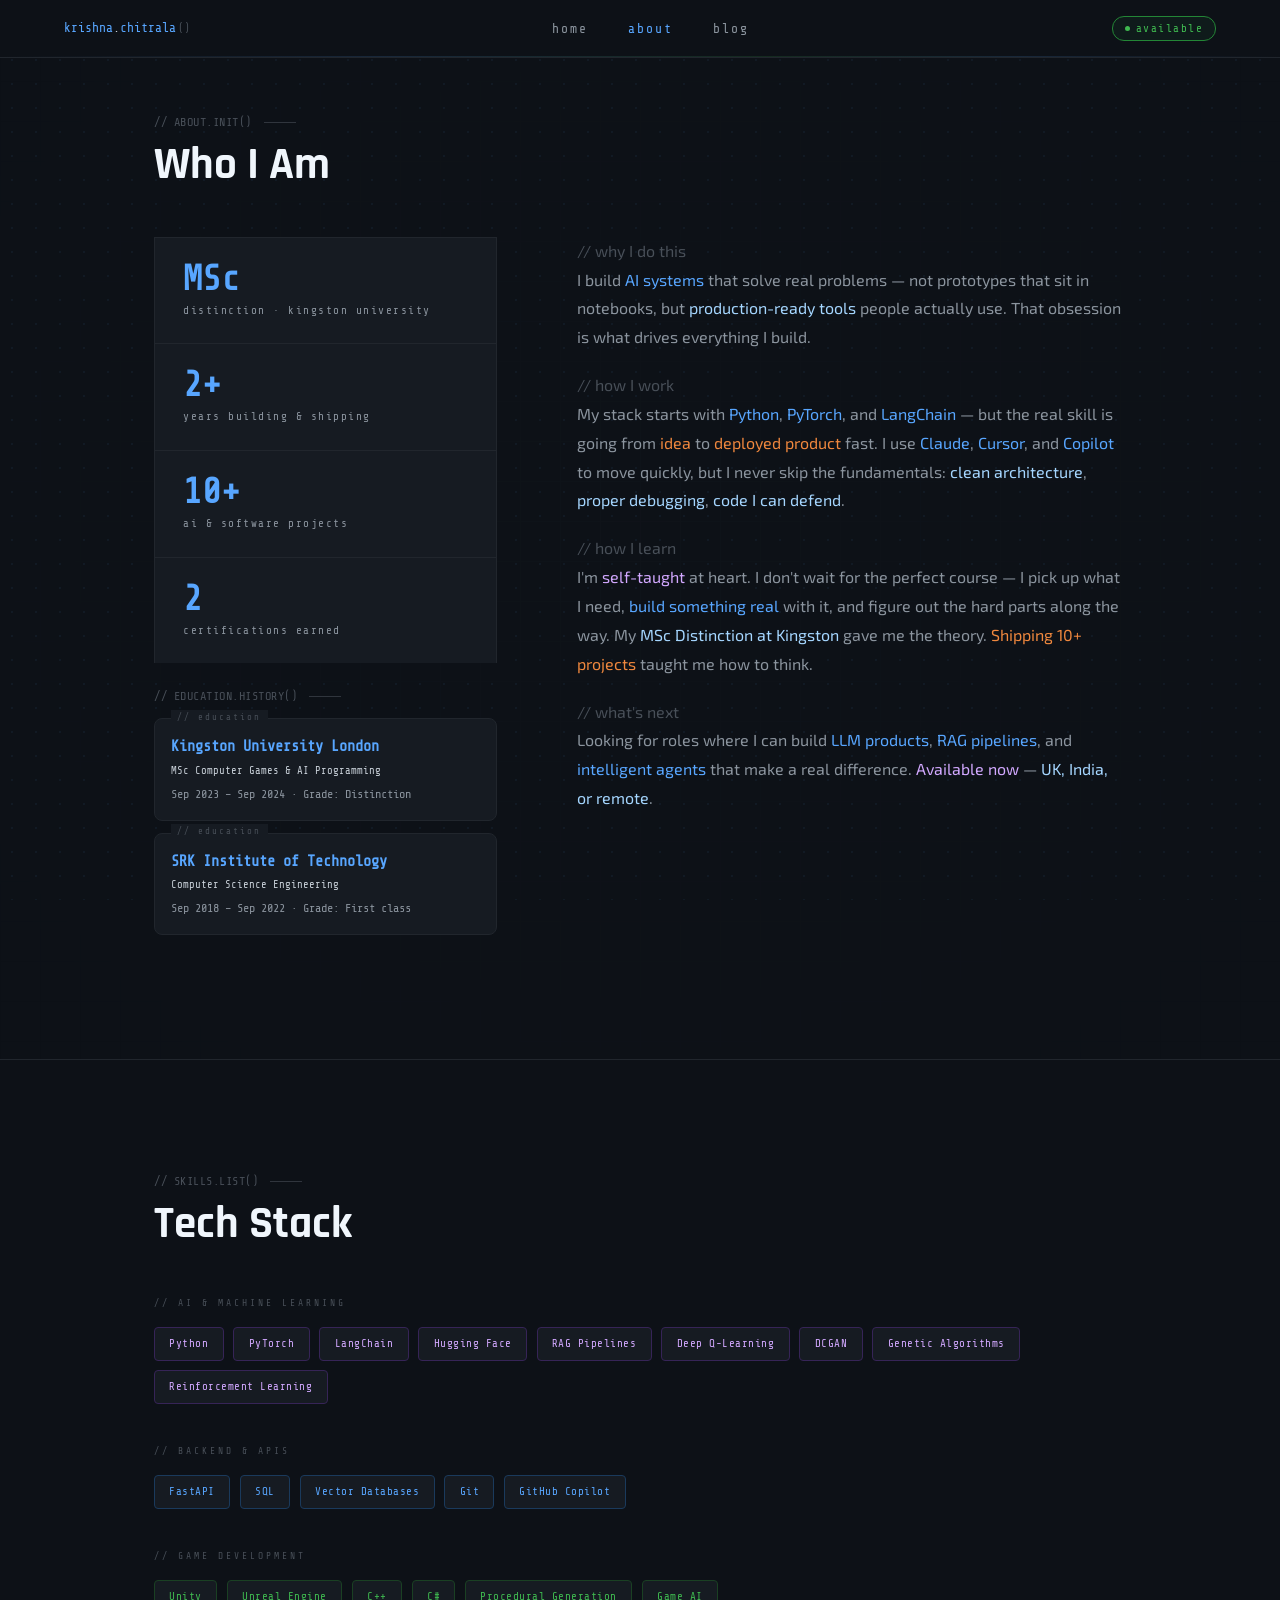
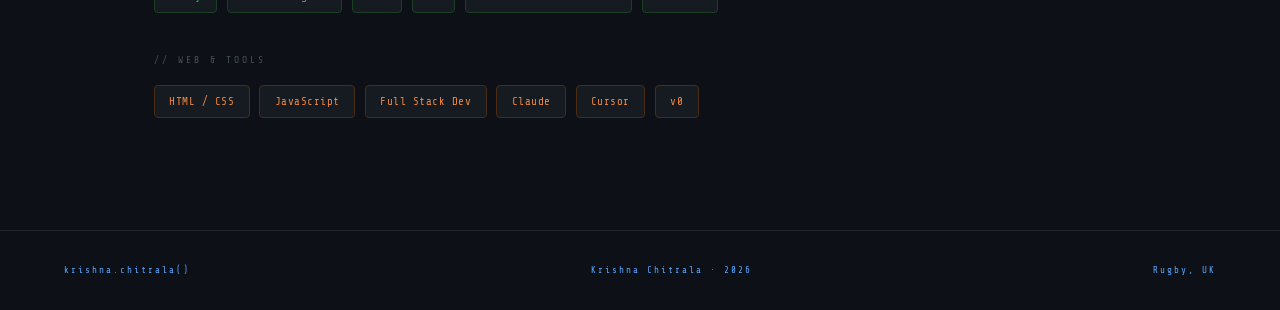
<file: pages/about.html>
<!DOCTYPE html>
<html lang="en">
<head>
  <meta charset="UTF-8">
  <meta name="viewport" content="width=device-width, initial-scale=1.0">
  <title>about() · Krishna Chitrala</title>
  <link href="https://fonts.googleapis.com/css2?family=Rajdhani:wght@600;700&family=Exo+2:wght@400;500;600&family=Share+Tech+Mono&display=swap" rel="stylesheet">
  <link rel="stylesheet" href="../css/style.css">
</head>
<body>

<nav>
  <a class="nav-logo" href="../index.html">krishna<span class="nav-dot">.</span>chitrala<span class="nav-path">()</span></a>
  <button class="nav-hamburger" id="navHamburger" onclick="toggleMenu()">
    <span></span>
    <span></span>
    <span></span>
  </button>
  <ul class="nav-links">
    <li><a href="../index.html" onclick="closeMenu()">home</a></li>
    <li><a href="about.html" onclick="closeMenu()" class="active">about</a></li>
    <li><a href="blog.html" onclick="closeMenu()">blog</a></li>
  </ul>
  <div class="nav-available">
    <div class="nav-available-dot"></div>
    available
  </div>
</nav>

<div class="mobile-menu-overlay" id="mobileMenuOverlay">
  <div class="mobile-menu">
    <a href="../index.html" onclick="closeMenu()">HOME</a>
    <a href="about.html" onclick="closeMenu()">ABOUT</a>
    <a href="blog.html" onclick="closeMenu()">BLOG</a>
  </div>
</div>

<section id="about" class="page-section">
  <div class="hero-grid"></div>
  <div class="section-wrap">
    <div class="section-label">// about.init()</div>
    <h2>Who I Am</h2>
    <div class="about-grid">
      <div class="about-stats">
        <div class="about-stat">
          <div class="about-stat-num">MSc</div>
          <div class="about-stat-label">distinction · kingston university</div>
        </div>
        <div class="about-stat">
          <div class="about-stat-num">2+</div>
          <div class="about-stat-label">years building & shipping</div>
        </div>
        <div class="about-stat">
          <div class="about-stat-num">10+</div>
          <div class="about-stat-label">ai & software projects</div>
        </div>
        <div class="about-stat">
          <div class="about-stat-num">2</div>
          <div class="about-stat-label">certifications earned</div>
        </div>

        <div class="section-label" style="margin-top: 1.5rem; margin-bottom: 0.75rem;">// education.history()</div>
        <div class="about-edu">
          <div class="about-edu-title">Kingston University London</div>
          <div class="about-edu-sub">MSc Computer Games & AI Programming</div>
          <div class="about-edu-detail">Sep 2023 – Sep 2024 · Grade: Distinction</div>
        </div>
        <div class="about-edu">
          <div class="about-edu-title">SRK Institute of Technology</div>
          <div class="about-edu-sub">Computer Science Engineering</div>
          <div class="about-edu-detail">Sep 2018 – Sep 2022 · Grade: First class</div>
        </div>
      </div>
      <div class="about-text">
        <p><span class="syn-cm">// why I do this</span><br>
I build <span class="syn-fn">AI systems</span> that solve real problems — not prototypes that sit in notebooks, but <span class="syn-str">production-ready tools</span> people actually use. That obsession is what drives everything I build.</p>

        <p><span class="syn-cm">// how I work</span><br>
My stack starts with <span class="syn-fn">Python</span>, <span class="syn-fn">PyTorch</span>, and <span class="syn-fn">LangChain</span> — but the real skill is going from <span class="syn-var">idea</span> to <span class="syn-var">deployed product</span> fast. I use <span class="syn-fn">Claude</span>, <span class="syn-fn">Cursor</span>, and <span class="syn-fn">Copilot</span> to move quickly, but I never skip the fundamentals: <span class="syn-str">clean architecture</span>, <span class="syn-str">proper debugging</span>, <span class="syn-str">code I can defend</span>.</p>

        <p><span class="syn-cm">// how I learn</span><br>
I'm <span class="syn-kw">self-taught</span> at heart. I don't wait for the perfect course — I pick up what I need, <span class="syn-fn">build something real</span> with it, and figure out the hard parts along the way. My <span class="syn-str">MSc Distinction at Kingston</span> gave me the theory. <span class="syn-var">Shipping 10+ projects</span> taught me how to think.</p>

        <p><span class="syn-cm">// what's next</span><br>
Looking for roles where I can build <span class="syn-fn">LLM products</span>, <span class="syn-fn">RAG pipelines</span>, and <span class="syn-fn">intelligent agents</span> that make a real difference. <span class="syn-kw">Available now</span> — <span class="syn-str">UK, India, or remote</span>.</p>
      </div>
    </div>
  </div>
</section>

<section id="skills">
  <div class="section-wrap">
    <div class="section-label">// skills.list()</div>
    <h2>Tech Stack</h2>
    <div class="skills-categories">
      <div>
        <div class="skill-category-label">// AI & Machine Learning</div>
        <div class="skills-grid">
          <div class="skill-tag">Python</div>
          <div class="skill-tag">PyTorch</div>
          <div class="skill-tag">LangChain</div>
          <div class="skill-tag">Hugging Face</div>
          <div class="skill-tag">RAG Pipelines</div>
          <div class="skill-tag">Deep Q-Learning</div>
          <div class="skill-tag">DCGAN</div>
          <div class="skill-tag">Genetic Algorithms</div>
          <div class="skill-tag">Reinforcement Learning</div>
        </div>
      </div>
      <div>
        <div class="skill-category-label">// Backend & APIs</div>
        <div class="skills-grid">
          <div class="skill-tag">FastAPI</div>
          <div class="skill-tag">SQL</div>
          <div class="skill-tag">Vector Databases</div>
          <div class="skill-tag">Git</div>
          <div class="skill-tag">GitHub Copilot</div>
        </div>
      </div>
      <div>
        <div class="skill-category-label">// Game Development</div>
        <div class="skills-grid">
          <div class="skill-tag">Unity</div>
          <div class="skill-tag">Unreal Engine</div>
          <div class="skill-tag">C++</div>
          <div class="skill-tag">C#</div>
          <div class="skill-tag">Procedural Generation</div>
          <div class="skill-tag">Game AI</div>
        </div>
      </div>
      <div>
        <div class="skill-category-label">// Web & Tools</div>
        <div class="skills-grid">
          <div class="skill-tag">HTML / CSS</div>
          <div class="skill-tag">JavaScript</div>
          <div class="skill-tag">Full Stack Dev</div>
          <div class="skill-tag">Claude</div>
          <div class="skill-tag">Cursor</div>
          <div class="skill-tag">v0</div>
        </div>
      </div>
    </div>
  </div>
</section>


<footer>
  <span>krishna.chitrala()</span>
  <span>Krishna Chitrala · 2026</span>
  <span>Rugby, UK</span>
</footer>

<script src="../data/content.js"></script>
<script src="../js/projects.js"></script>
<script src="../js/chat.js"></script>
</body>
</html>
</file>
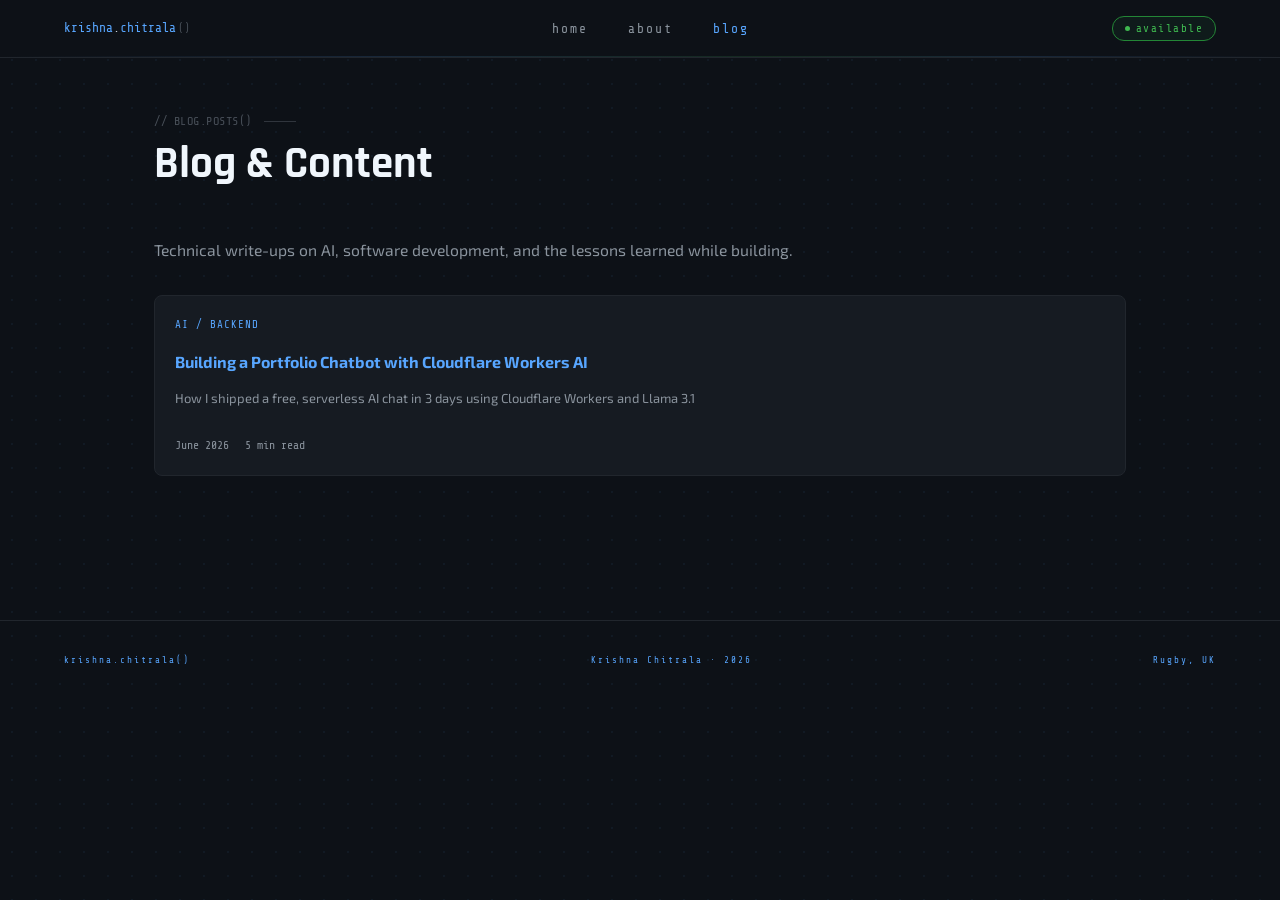
<file: pages/blog.html>
<!DOCTYPE html>
<html lang="en">
<head>
  <meta charset="UTF-8">
  <meta name="viewport" content="width=device-width, initial-scale=1.0">
  <title>blog() · Krishna Chitrala</title>
  <link href="https://fonts.googleapis.com/css2?family=Rajdhani:wght@600;700&family=Exo+2:wght@400;500;600&family=Share+Tech+Mono&display=swap" rel="stylesheet">
  <link rel="stylesheet" href="../css/style.css">
  <style>
    /* ── Blog card extras ── */
    .blog-card { cursor: pointer; display: flex; flex-direction: column; }
    .blog-card-category {
      font-family: var(--mono);
      font-size: 0.68rem;
      color: var(--blue);
      letter-spacing: 1px;
      text-transform: uppercase;
      margin-bottom: 0.25rem;
    }
    .blog-card-footer {
      display: flex;
      gap: 1rem;
      font-family: var(--mono);
      font-size: 0.72rem;
      color: var(--muted);
      margin-top: auto;
      padding-top: 0.75rem;
    }

    /* ── Blog modal overlay ── */
    .blog-modal-overlay {
      position: fixed;
      inset: 0;
      background: rgba(10,10,20,0.82);
      z-index: 300;
      display: none;
      align-items: center;
      justify-content: center;
      padding: 1.5rem;
    }
    .blog-modal-overlay.open { display: flex; }

    .blog-modal {
      background: var(--card);
      border: 1px solid var(--border-color);
      max-width: 740px;
      width: 100%;
      max-height: 88vh;
      overflow-y: auto;
      position: relative;
      padding: 2.75rem 2.5rem 2.5rem;
    }
    .blog-modal::before {
      content: '';
      position: absolute;
      top: 0; left: 0;
      width: 28px; height: 28px;
      border-top: 2px solid var(--blue);
      border-left: 2px solid var(--blue);
    }
    .blog-modal::after {
      content: '';
      position: absolute;
      bottom: 0; right: 0;
      width: 28px; height: 28px;
      border-bottom: 2px solid var(--blue);
      border-right: 2px solid var(--blue);
    }

    .blog-modal-close {
      position: absolute;
      top: 1rem; right: 1rem;
      background: none;
      border: 1px solid var(--border-color);
      color: var(--muted);
      font-family: var(--mono);
      font-size: 0.78rem;
      padding: 0.3rem 0.7rem;
      cursor: pointer;
      transition: all 0.2s;
      letter-spacing: 1px;
    }
    .blog-modal-close:hover { border-color: var(--blue); color: var(--blue); }

    /* ── Modal content blocks ── */
    .bm-meta {
      display: flex;
      gap: 1rem;
      align-items: center;
      margin-bottom: 1.25rem;
      font-family: var(--mono);
      font-size: 0.72rem;
      flex-wrap: wrap;
    }
    .bm-category {
      background: var(--navy);
      color: var(--blue);
      padding: 0.2rem 0.65rem;
      letter-spacing: 1px;
      text-transform: uppercase;
    }
    .bm-date, .bm-readtime { color: var(--muted); }

    .bm-title {
      font-family: 'Rajdhani', sans-serif;
      font-size: 1.85rem;
      font-weight: 700;
      color: var(--navy);
      line-height: 1.2;
      margin-bottom: 0.75rem;
    }
    .bm-subtitle {
      color: var(--muted);
      font-size: 0.95rem;
      line-height: 1.7;
      margin-bottom: 1.5rem;
    }
    .bm-divider {
      height: 1px;
      background: var(--border-color);
      margin-bottom: 1.75rem;
    }
    .bm-intro {
      color: var(--navy);
      font-size: 0.97rem;
      line-height: 1.8;
      font-weight: 500;
      margin-bottom: 1.5rem;
      padding: 1rem 1.25rem;
      background: var(--bg2);
      border-left: 3px solid var(--blue);
    }
    .bm-heading {
      font-family: 'Rajdhani', sans-serif;
      font-size: 1.15rem;
      font-weight: 700;
      color: var(--navy);
      margin: 2rem 0 0.65rem;
      letter-spacing: 0.5px;
      text-transform: uppercase;
    }
    .bm-paragraph {
      color: var(--text);
      font-size: 0.92rem;
      line-height: 1.8;
      margin-bottom: 1rem;
    }
    .bm-list {
      margin: 0 0 1.25rem 0;
      padding-left: 1.4rem;
      color: var(--text);
      font-size: 0.92rem;
      line-height: 2;
    }
    .bm-list li { margin-bottom: 0.15rem; }
    .bm-code {
      background: var(--navy);
      color: var(--blue);
      font-family: var(--mono);
      font-size: 0.8rem;
      padding: 1.25rem 1.5rem;
      overflow-x: auto;
      margin: 1.25rem 0;
      line-height: 1.65;
      border: 1px solid rgba(77,184,255,0.2);
    }
    .bm-code code { background: none; padding: 0; }
    .bm-image {
      width: 100%;
      height: auto;
      display: block;
      margin: 1.25rem 0;
      border: 1px solid var(--border-color);
    }
  </style>
</head>
<body>

<nav>
  <a class="nav-logo" href="../index.html">krishna<span class="nav-dot">.</span>chitrala<span class="nav-path">()</span></a>
  <button class="nav-hamburger" id="navHamburger" onclick="toggleMenu()">
    <span></span>
    <span></span>
    <span></span>
  </button>
  <ul class="nav-links">
    <li><a href="../index.html" onclick="closeMenu()">home</a></li>
    <li><a href="about.html" onclick="closeMenu()">about</a></li>
    <li><a href="blog.html" onclick="closeMenu()" class="active">blog</a></li>
  </ul>
  <div class="nav-available">
    <div class="nav-available-dot"></div>
    available
  </div>
</nav>

<div class="mobile-menu-overlay" id="mobileMenuOverlay">
  <div class="mobile-menu">
    <a href="../index.html" onclick="closeMenu()">HOME</a>
    <a href="about.html" onclick="closeMenu()">ABOUT</a>
    <a href="blog.html" onclick="closeMenu()">BLOG</a>
  </div>
</div>

<section id="blog" class="page-section">
  <div class="section-wrap">
    <div class="section-label">// blog.posts()</div>
    <h2>Blog & Content</h2>
    <p class="blog-subtext">Technical write-ups on AI, software development, and the lessons learned while building.</p>
    <div class="blog-grid"></div>
  </div>
</section>

<footer>
  <span>krishna.chitrala()</span>
  <span>Krishna Chitrala · 2026</span>
  <span>Rugby, UK</span>
</footer>

<div class="blog-modal-overlay" id="blogModalOverlay">
  <div class="blog-modal">
    <button class="blog-modal-close" id="blogModalClose">✕ CLOSE</button>
    <div id="blogModalContent"></div>
  </div>
</div>

<script src="../js/chat.js"></script>
<script src="../js/blog.js"></script>
</body>
</html>
</file>
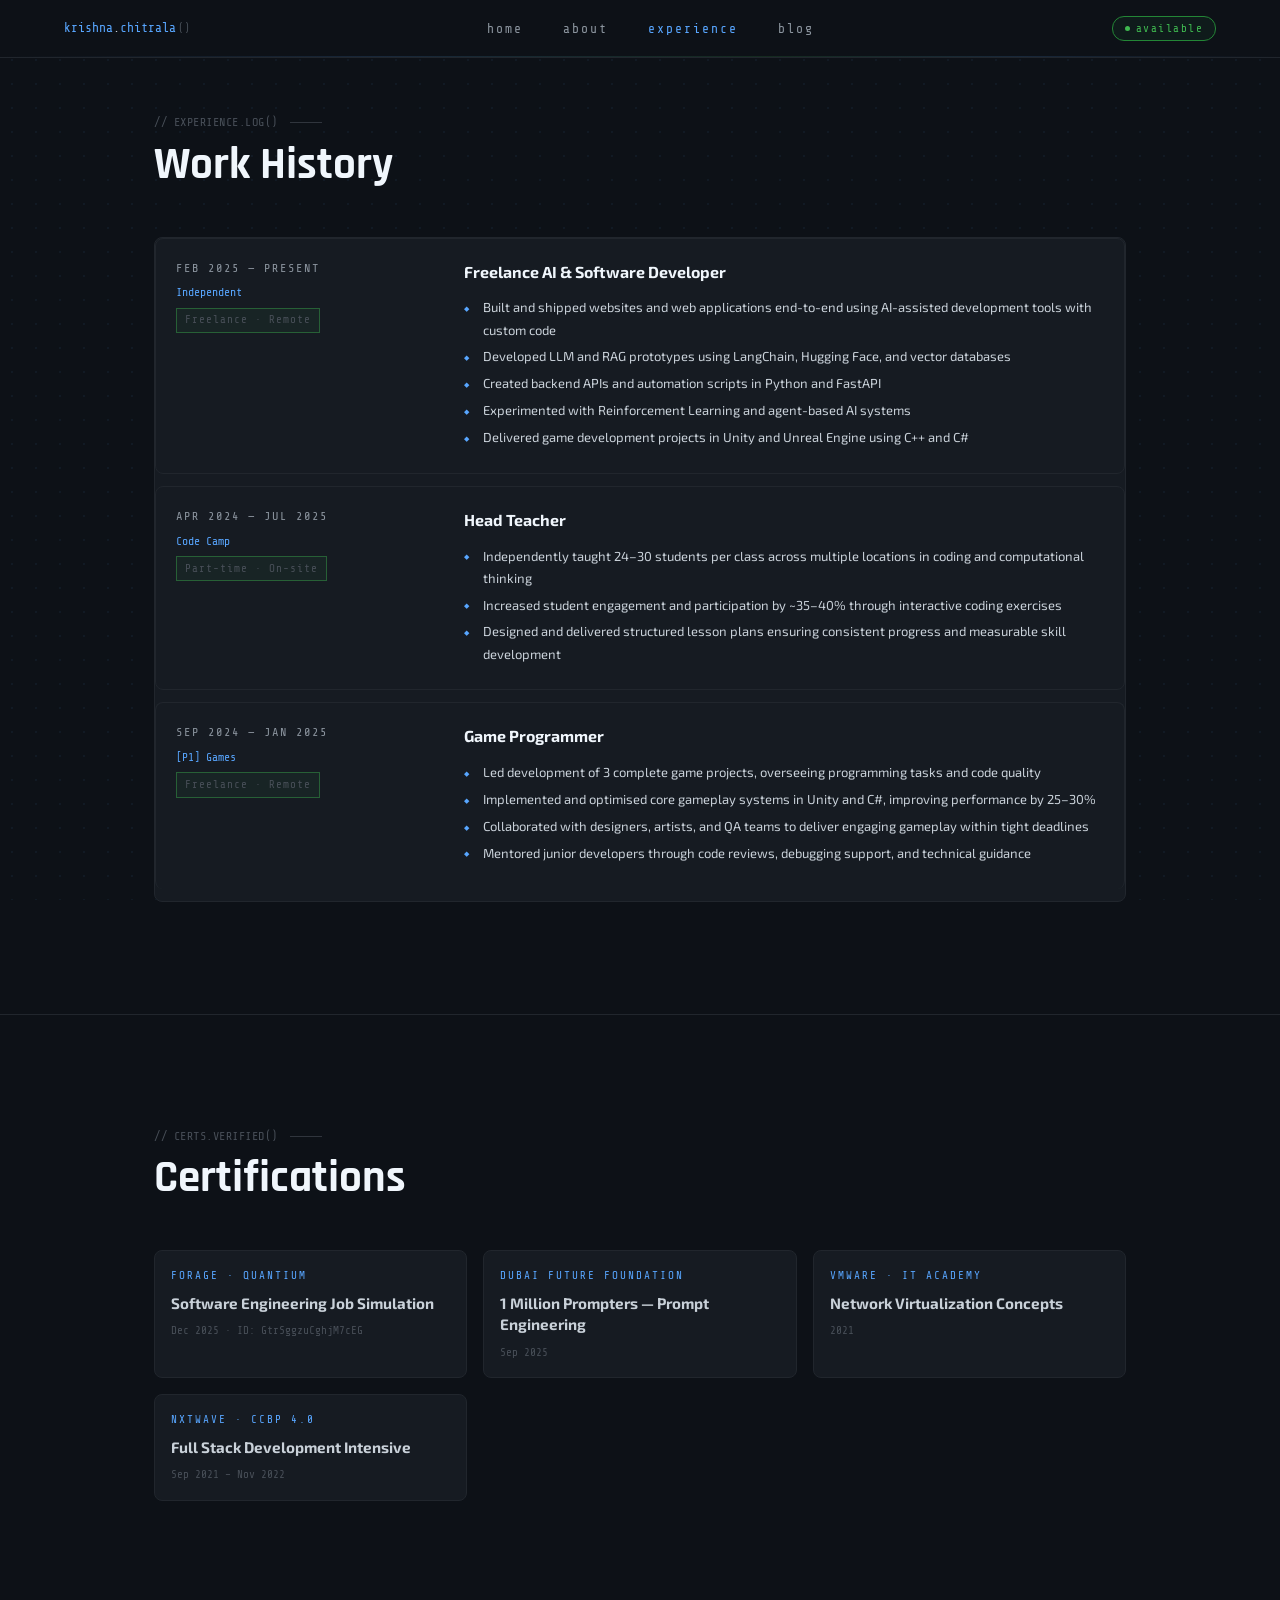
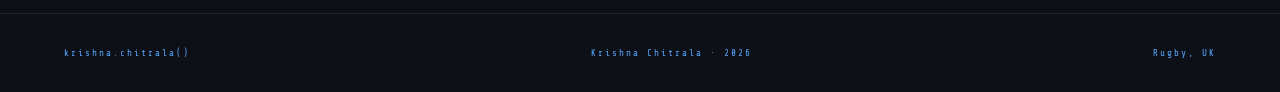
<file: pages/experience.html>
<!DOCTYPE html>
<html lang="en">
<head>
  <meta charset="UTF-8">
  <meta name="viewport" content="width=device-width, initial-scale=1.0">
  <title>experience() · Krishna Chitrala</title>
  <link href="https://fonts.googleapis.com/css2?family=Rajdhani:wght@600;700&family=Exo+2:wght@400;500;600&family=Share+Tech+Mono&display=swap" rel="stylesheet">
  <link rel="stylesheet" href="../css/style.css">
</head>
<body>

<nav>
  <a class="nav-logo" href="../index.html">krishna<span class="nav-dot">.</span>chitrala<span class="nav-path">()</span></a>
  <button class="nav-hamburger" id="navHamburger" onclick="toggleMenu()">
    <span></span>
    <span></span>
    <span></span>
  </button>
  <ul class="nav-links">
    <li><a href="../index.html" onclick="closeMenu()">home</a></li>
    <li><a href="about.html" onclick="closeMenu()">about</a></li>
    <li><a href="experience.html" onclick="closeMenu()" class="active">experience</a></li>
    <li><a href="blog.html" onclick="closeMenu()">blog</a></li>
  </ul>
  <div class="nav-available">
    <div class="nav-available-dot"></div>
    available
  </div>
</nav>

<div class="mobile-menu-overlay" id="mobileMenuOverlay">
  <div class="mobile-menu">
    <a href="../index.html" onclick="closeMenu()">HOME</a>
    <a href="about.html" onclick="closeMenu()">ABOUT</a>
    <a href="experience.html" onclick="closeMenu()">EXPERIENCE</a>
    <a href="blog.html" onclick="closeMenu()">BLOG</a>
  </div>
</div>

<section id="experience" class="page-section">
  <div class="section-wrap">
    <div class="section-label">// experience.log()</div>
    <h2>Work History</h2>
    <div class="exp-list">
      <div class="exp-item">
        <div class="exp-meta">
          <div class="exp-date">FEB 2025 — PRESENT</div>
          <div class="exp-company">Independent</div>
          <div class="exp-type">Freelance · Remote</div>
        </div>
        <div>
          <div class="exp-role">Freelance AI & Software Developer</div>
          <ul class="exp-desc">
            <li>Built and shipped websites and web applications end-to-end using AI-assisted development tools with custom code</li>
            <li>Developed LLM and RAG prototypes using LangChain, Hugging Face, and vector databases</li>
            <li>Created backend APIs and automation scripts in Python and FastAPI</li>
            <li>Experimented with Reinforcement Learning and agent-based AI systems</li>
            <li>Delivered game development projects in Unity and Unreal Engine using C++ and C#</li>
          </ul>
        </div>
      </div>
      <div class="exp-item">
        <div class="exp-meta">
          <div class="exp-date">APR 2024 — JUL 2025</div>
          <div class="exp-company">Code Camp</div>
          <div class="exp-type">Part-time · On-site</div>
        </div>
        <div>
          <div class="exp-role">Head Teacher</div>
          <ul class="exp-desc">
            <li>Independently taught 24–30 students per class across multiple locations in coding and computational thinking</li>
            <li>Increased student engagement and participation by ~35–40% through interactive coding exercises</li>
            <li>Designed and delivered structured lesson plans ensuring consistent progress and measurable skill development</li>
          </ul>
        </div>
      </div>
      <div class="exp-item">
        <div class="exp-meta">
          <div class="exp-date">SEP 2024 — JAN 2025</div>
          <div class="exp-company">[P1] Games</div>
          <div class="exp-type">Freelance · Remote</div>
        </div>
        <div>
          <div class="exp-role">Game Programmer</div>
          <ul class="exp-desc">
            <li>Led development of 3 complete game projects, overseeing programming tasks and code quality</li>
            <li>Implemented and optimised core gameplay systems in Unity and C#, improving performance by 25–30%</li>
            <li>Collaborated with designers, artists, and QA teams to deliver engaging gameplay within tight deadlines</li>
            <li>Mentored junior developers through code reviews, debugging support, and technical guidance</li>
          </ul>
        </div>
      </div>
    </div>
  </div>
</section>

<section id="certs">
  <div class="section-wrap">
    <div class="section-label">// certs.verified()</div>
    <h2>Certifications</h2>
    <div class="certs-grid">
      <div class="cert-card">
        <div class="cert-issuer">Forage · Quantium</div>
        <div class="cert-name">Software Engineering Job Simulation</div>
        <div class="cert-date">Dec 2025 · ID: GtrSggzuCghjM7cEG</div>
      </div>
      <div class="cert-card">
        <div class="cert-issuer">Dubai Future Foundation</div>
        <div class="cert-name">1 Million Prompters — Prompt Engineering</div>
        <div class="cert-date">Sep 2025</div>
      </div>
      <div class="cert-card">
        <div class="cert-issuer">VMware · IT Academy</div>
        <div class="cert-name">Network Virtualization Concepts</div>
        <div class="cert-date">2021</div>
      </div>
      <div class="cert-card">
        <div class="cert-issuer">NxtWave · CCBP 4.0</div>
        <div class="cert-name">Full Stack Development Intensive</div>
        <div class="cert-date">Sep 2021 – Nov 2022</div>
      </div>
    </div>
  </div>
</section>

<footer>
  <span>krishna.chitrala()</span>
  <span>Krishna Chitrala · 2026</span>
  <span>Rugby, UK</span>
</footer>

<script src="../js/chat.js"></script>
</body>
</html>
</file>
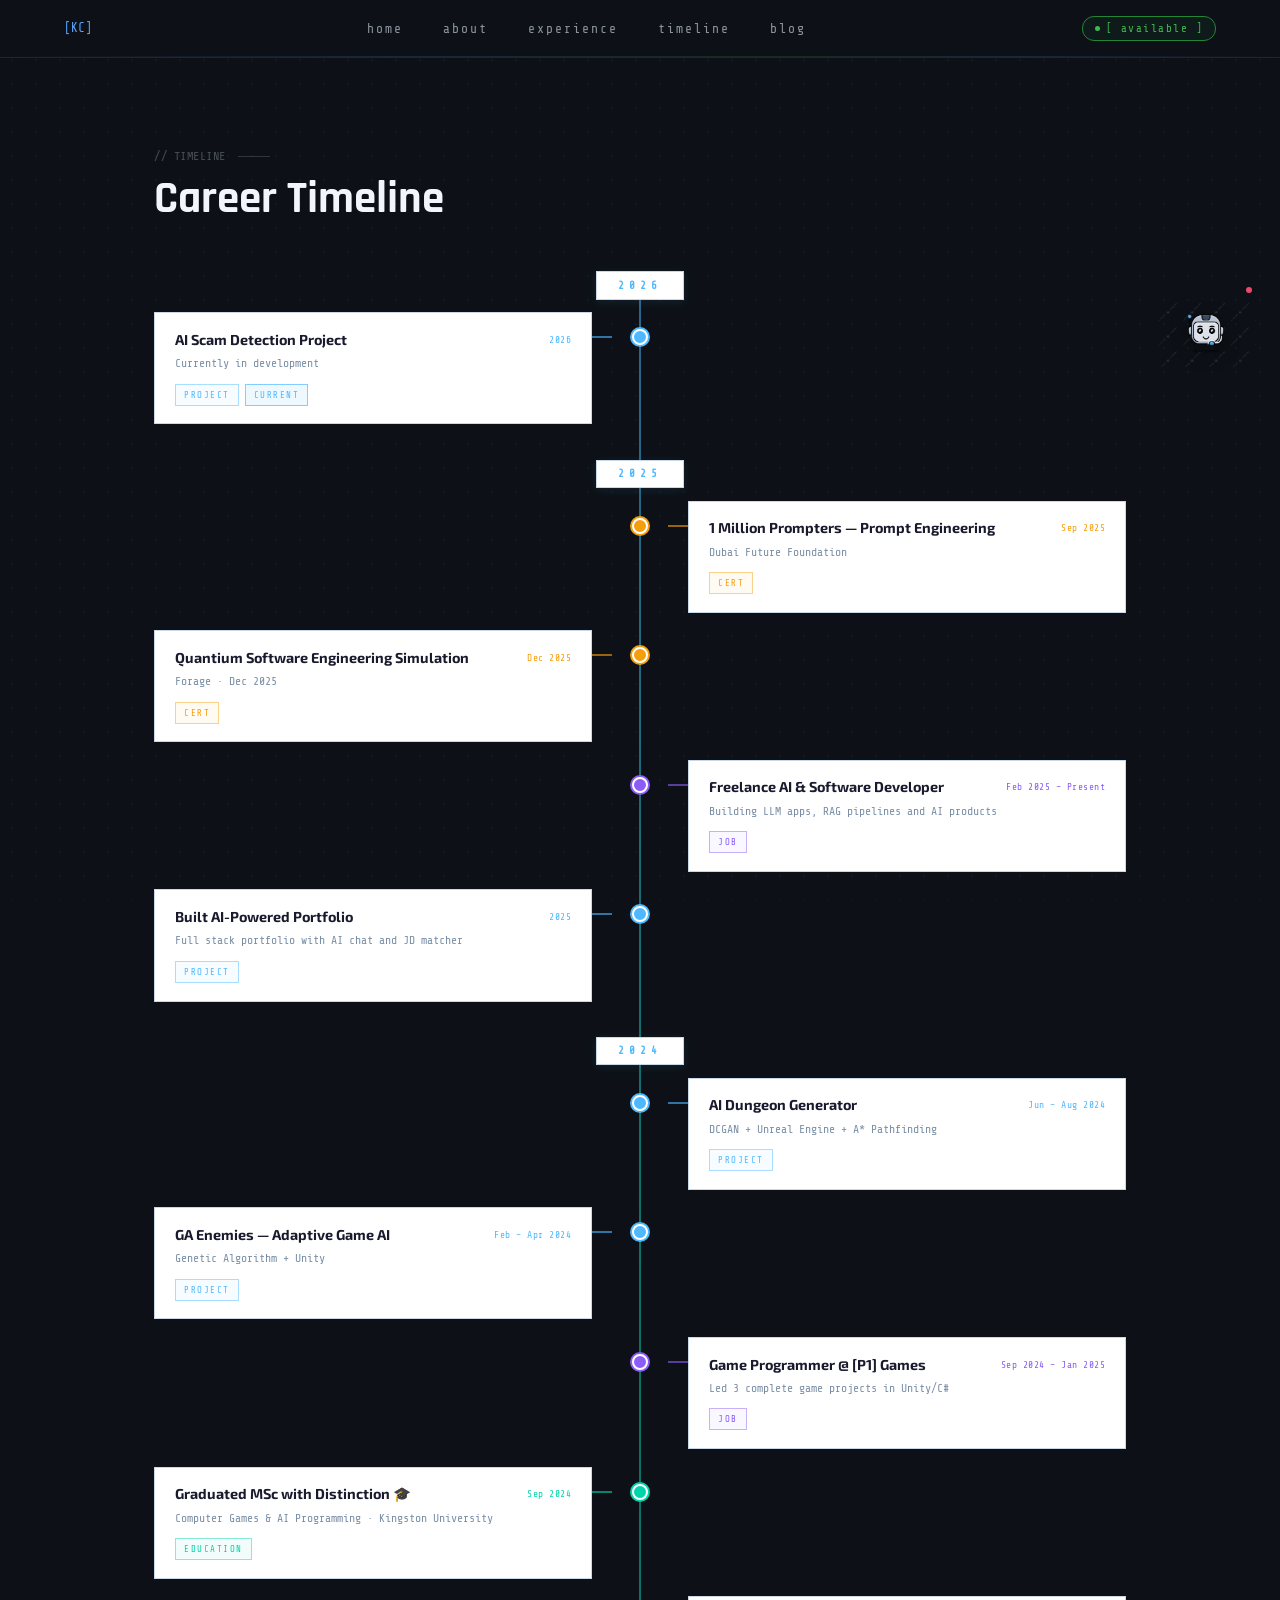
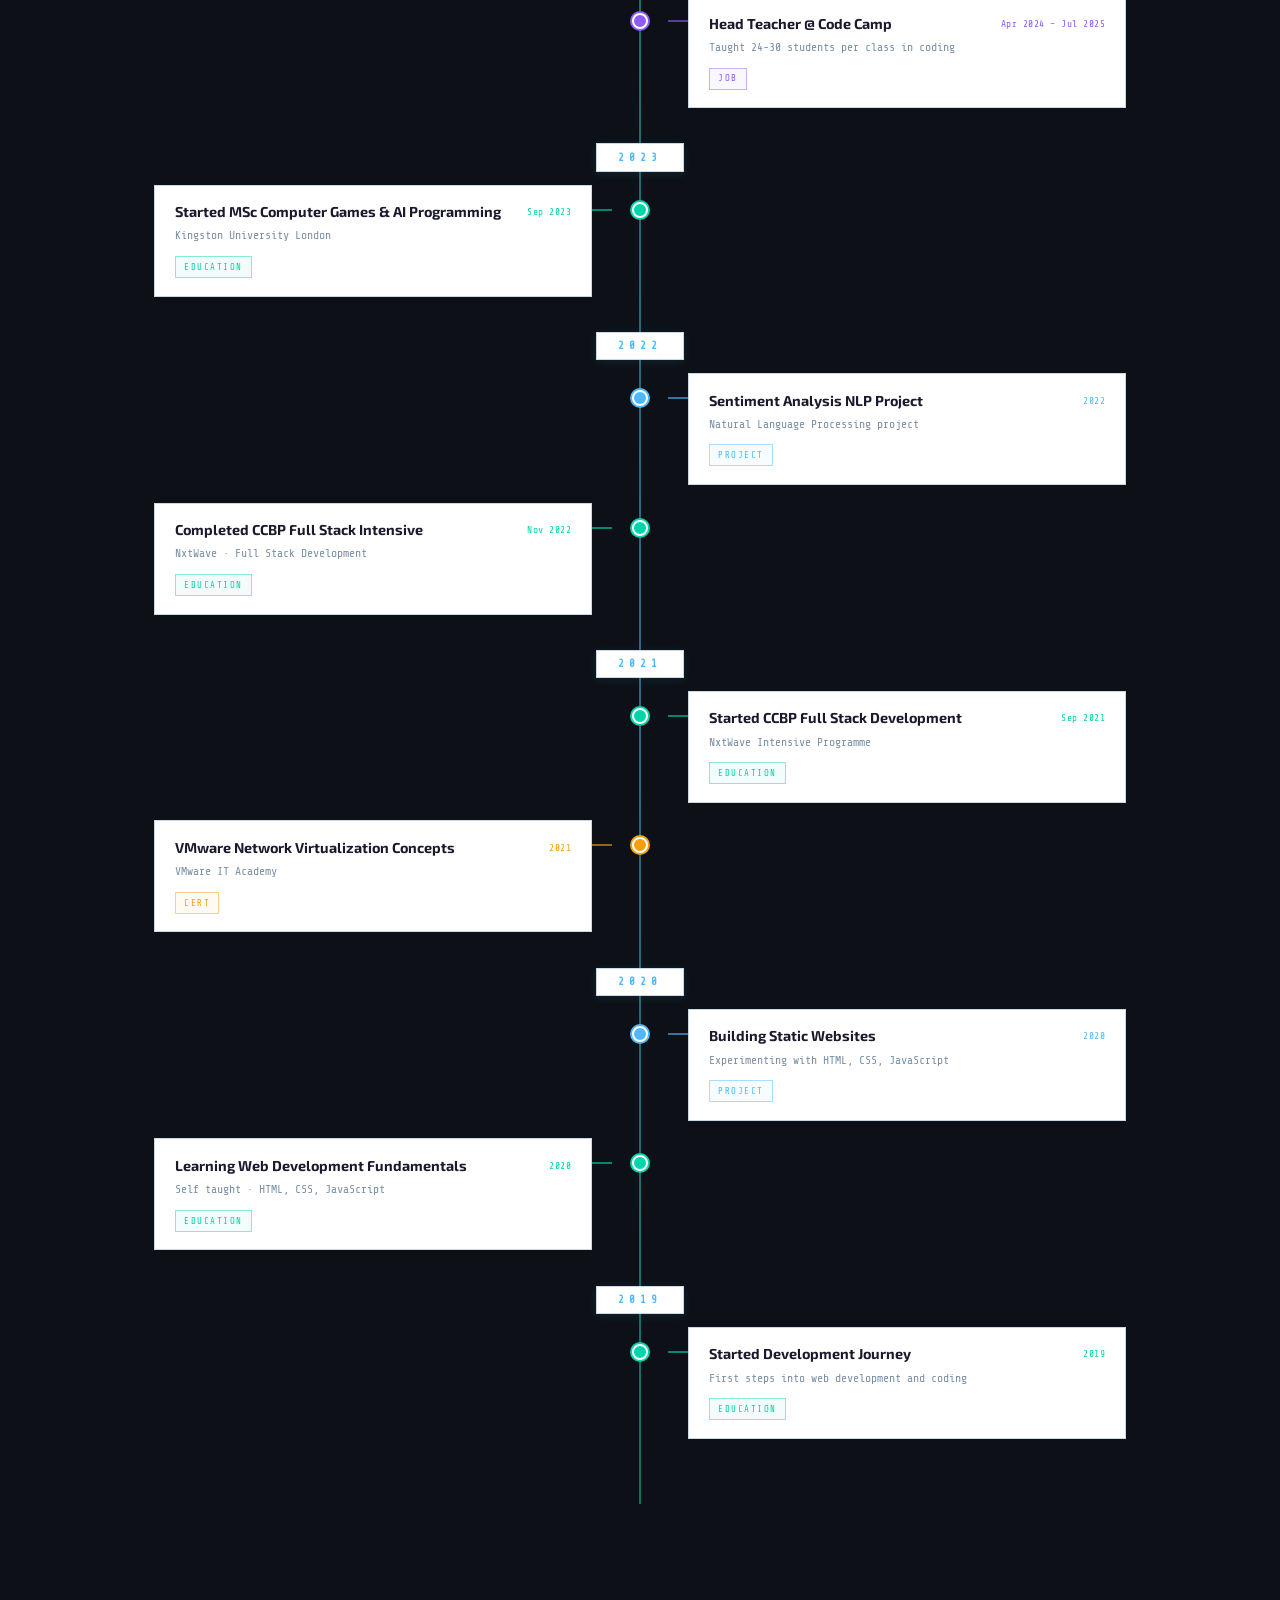
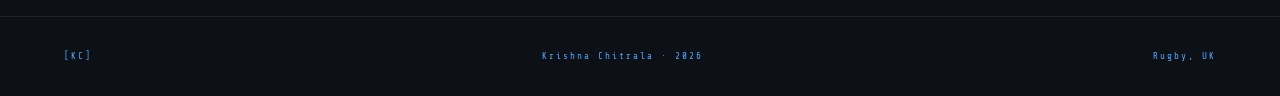
<file: pages/timeline.html>
<!DOCTYPE html>
<html lang="en">
<head>
  <meta charset="UTF-8">
  <meta name="viewport" content="width=device-width, initial-scale=1.0">
  <title>Timeline · KC</title>
  <link href="https://fonts.googleapis.com/css2?family=Rajdhani:wght@600;700&family=Exo+2:wght@400;500;600&family=Share+Tech+Mono&display=swap" rel="stylesheet">
  <link rel="stylesheet" href="../css/style.css">
  <style>
    /* ===== CENTERED TIMELINE — LIGHT THEME ===== */

    /* Type colour per item */
    .tl-project   { --tc: #4db8ff; }
    .tl-job       { --tc: #8b5cf6; }
    .tl-cert      { --tc: #f59e0b; }
    .tl-education { --tc: #00d4aa; }

    /* Container + centre line */
    .tl-wrap {
      position: relative;
      margin-top: 2.5rem;
      padding-bottom: 3rem;
    }

    .tl-wrap::before {
      content: '';
      position: absolute;
      left: 50%;
      top: 0; bottom: 0;
      width: 2px;
      transform: translateX(-50%);
      background: linear-gradient(
        to bottom,
        #4db8ff 0%,
        #00d4aa 40%,
        #4db8ff 70%,
        #00d4aa 100%
      );
      opacity: 0.5;
    }

    /* Year badge row */
    .tl-year-row {
      display: flex;
      align-items: center;
      justify-content: center;
      position: relative;
      z-index: 10;
      margin: 2.2rem 0 0.8rem;
    }

    .tl-year-row:first-child { margin-top: 0; }

    .tl-year-badge {
      background: #ffffff;
      border: 1px solid #c8d8e8;
      color: #4db8ff;
      font-family: 'Share Tech Mono', monospace;
      font-size: 0.68rem;
      font-weight: 700;
      letter-spacing: 5px;
      padding: 0.28rem 1.3rem;
      text-transform: uppercase;
      box-shadow: 0 2px 10px rgba(77,184,255,0.1);
    }

    /* Item: 3-column grid */
    .tl-item {
      display: grid;
      grid-template-columns: 1fr 56px 1fr;
      align-items: flex-start;
      margin-bottom: 1.1rem;
      position: relative;
      z-index: 2;
    }

    /* Dot column */
    .tl-dot-col {
      grid-column: 2;
      display: flex;
      justify-content: center;
      align-items: flex-start;
      padding-top: 17px;
      position: relative;
      z-index: 5;
    }

    .tl-dot {
      width: 16px; height: 16px;
      border-radius: 50%;
      background: var(--tc, #4db8ff);
      border: 2px solid #ffffff;
      box-shadow: 0 0 0 2px var(--tc, #4db8ff);
      transition: transform 0.3s ease, box-shadow 0.3s ease;
      flex-shrink: 0;
    }

    .tl-item:hover .tl-dot {
      transform: scale(1.35);
      box-shadow: 0 0 0 3px var(--tc, #4db8ff), 0 4px 14px rgba(77,184,255,0.25);
    }

    .tl-current .tl-dot {
      animation: tl-pulse 2s ease-in-out infinite;
    }

    @keyframes tl-pulse {
      0%, 100% { box-shadow: 0 0 0 2px #4db8ff; transform: scale(1); }
      50%       { box-shadow: 0 0 0 4px #4db8ff, 0 0 18px rgba(77,184,255,0.3); transform: scale(1.18); }
    }

    /* LEFT item */
    .tl-left .tl-card-area {
      grid-column: 1;
      display: flex;
      justify-content: flex-end;
      padding-right: 20px;
      position: relative;
    }

    .tl-left .tl-empty-area { grid-column: 3; }

    .tl-left .tl-card-area::after {
      content: '';
      position: absolute;
      right: 0; top: 24px;
      width: 20px; height: 2px;
      background: var(--tc, #4db8ff);
      opacity: 0.6;
    }

    /* RIGHT item */
    .tl-right .tl-empty-area { grid-column: 1; }

    .tl-right .tl-card-area {
      grid-column: 3;
      display: flex;
      justify-content: flex-start;
      padding-left: 20px;
      position: relative;
    }

    .tl-right .tl-card-area::before {
      content: '';
      position: absolute;
      left: 0; top: 24px;
      width: 20px; height: 2px;
      background: var(--tc, #4db8ff);
      opacity: 0.6;
    }

    /* Card */
    .tl-card {
      width: 100%;
      background: #ffffff;
      border: 1px solid #c8d8e8;
      padding: 1.1rem 1.25rem;
      transition: border-color 0.25s ease, background 0.25s ease, box-shadow 0.25s ease;
      position: relative;
    }

    /* Top accent line */
    .tl-card::before {
      content: '';
      position: absolute;
      top: 0; left: 0; right: 0;
      height: 2px;
      background: var(--tc, #4db8ff);
      opacity: 0;
      transition: opacity 0.25s;
    }

    .tl-item:hover .tl-card {
      border-color: var(--tc, #4db8ff);
      background: #f8fafc;
      box-shadow: 0 6px 22px rgba(77,184,255,0.08);
    }

    .tl-item:hover .tl-card::before { opacity: 1; }

    .tl-card-header {
      display: flex;
      align-items: flex-start;
      justify-content: space-between;
      gap: 0.75rem;
      margin-bottom: 0.35rem;
    }

    .tl-card-title {
      font-size: 0.9rem;
      font-weight: 700;
      color: #1a1a2e;
      line-height: 1.3;
      flex: 1;
    }

    .tl-card-date {
      font-family: 'Share Tech Mono', monospace;
      font-size: 0.6rem;
      color: var(--tc, #4db8ff);
      letter-spacing: 0.5px;
      white-space: nowrap;
      flex-shrink: 0;
      padding-top: 2px;
    }

    .tl-card-desc {
      font-family: 'Share Tech Mono', monospace;
      font-size: 0.72rem;
      color: #7a8fa6;
      line-height: 1.5;
      margin-bottom: 0.7rem;
    }

    .tl-card-tags {
      display: flex;
      gap: 0.4rem;
      flex-wrap: wrap;
    }

    .tl-tag {
      font-family: 'Share Tech Mono', monospace;
      font-size: 0.56rem;
      letter-spacing: 1.5px;
      text-transform: uppercase;
      padding: 0.18rem 0.5rem;
      border: 1px solid;
    }

    .tl-tag-project   { color: #4db8ff; border-color: rgba(77,184,255,0.45); background: rgba(77,184,255,0.05); }
    .tl-tag-job       { color: #8b5cf6; border-color: rgba(139,92,246,0.45); background: rgba(139,92,246,0.05); }
    .tl-tag-cert      { color: #f59e0b; border-color: rgba(245,158,11,0.45); background: rgba(245,158,11,0.05); }
    .tl-tag-education { color: #00d4aa; border-color: rgba(0,212,170,0.45); background: rgba(0,212,170,0.05); }
    .tl-tag-current   {
      color: #4db8ff;
      border-color: rgba(77,184,255,0.65);
      background: rgba(77,184,255,0.1);
      animation: tl-tag-glow 2s ease-in-out infinite;
    }

    @keyframes tl-tag-glow {
      0%, 100% { box-shadow: none; }
      50%       { box-shadow: 0 0 8px rgba(77,184,255,0.3); }
    }

    /* Entrance animations */
    .tl-left  { animation: tl-from-left  0.5s ease-out backwards; }
    .tl-right { animation: tl-from-right 0.5s ease-out backwards; }

    @keyframes tl-from-left  { from { opacity: 0; transform: translateX(-18px); } to { opacity: 1; transform: none; } }
    @keyframes tl-from-right { from { opacity: 0; transform: translateX(18px);  } to { opacity: 1; transform: none; } }

    /* ===== MOBILE ≤ 768px ===== */
    @media (max-width: 768px) {
      .tl-wrap::before { left: 18px; transform: none; }

      #timeline .section-wrap { padding: 4rem 1rem; }

      .tl-item { grid-template-columns: 40px 1fr; }

      .tl-left  .tl-dot-col,
      .tl-right .tl-dot-col  { grid-column: 1; grid-row: 1; }

      .tl-left  .tl-card-area,
      .tl-right .tl-card-area {
        grid-column: 2; grid-row: 1;
        padding-left: 14px; padding-right: 0;
        justify-content: flex-start;
      }

      .tl-empty-area { display: none; }
      .tl-left .tl-card-area::after { display: none; }

      .tl-left .tl-card-area::before {
        content: '';
        position: absolute;
        left: 0; top: 24px;
        width: 14px; height: 2px;
        background: var(--tc, #4db8ff);
        opacity: 0.6;
      }

      .tl-right .tl-card-area::before { width: 14px; }

      .tl-year-row { justify-content: flex-start; padding-left: 56px; margin: 1.5rem 0 0.5rem; }
      .tl-year-badge { font-size: 0.6rem; padding: 0.22rem 0.85rem; letter-spacing: 3px; }
      .tl-dot { width: 13px; height: 13px; }

      .tl-left, .tl-right { animation: tl-fadein 0.4s ease-out backwards; }
      @keyframes tl-fadein { from { opacity: 0; } to { opacity: 1; } }
    }

    @media (max-width: 480px) {
      .tl-wrap::before { left: 15px; }
      .tl-item { grid-template-columns: 34px 1fr; }
      .tl-year-row { padding-left: 48px; }
      .tl-card { padding: 0.9rem 1rem; }
      .tl-card-title { font-size: 0.84rem; }
      .tl-card-desc  { font-size: 0.68rem; }
    }
  </style>
</head>
<body>

<nav>
  <a class="nav-logo" href="../index.html">[KC]</a>
  <button class="nav-hamburger" id="navHamburger" onclick="toggleMenu()">
    <span></span><span></span><span></span>
  </button>
  <ul class="nav-links">
    <li><a href="../index.html"      onclick="closeMenu()">HOME</a></li>
    <li><a href="about.html"         onclick="closeMenu()">ABOUT</a></li>
    <li><a href="experience.html"    onclick="closeMenu()">EXPERIENCE</a></li>
    <li><a href="timeline.html"      onclick="closeMenu()">TIMELINE</a></li>
    <li><a href="blog.html"          onclick="closeMenu()">BLOG</a></li>
  </ul>
  <div class="nav-available">
    <div class="nav-available-dot"></div>
    [ AVAILABLE ]
  </div>
</nav>

<div class="mobile-menu-overlay" id="mobileMenuOverlay">
  <div class="mobile-menu">
    <a href="../index.html"   onclick="closeMenu()">HOME</a>
    <a href="about.html"      onclick="closeMenu()">ABOUT</a>
    <a href="experience.html" onclick="closeMenu()">EXPERIENCE</a>
    <a href="timeline.html"   onclick="closeMenu()">TIMELINE</a>
    <a href="blog.html"       onclick="closeMenu()">BLOG</a>
  </div>
</div>

<a class="back-link" href="../index.html">← Back to home</a>

<section id="timeline">
  <div class="section-wrap">
    <div class="section-label">// timeline</div>
    <h2>Career Timeline</h2>

    <div class="tl-wrap">

      <!-- ━━━ 2026 ━━━ -->
      <div class="tl-year-row"><div class="tl-year-badge">2026</div></div>

      <!-- 1 LEFT · AI Scam Detection [PROJECT][CURRENT] -->
      <div class="tl-item tl-left tl-project tl-current">
        <div class="tl-card-area">
          <div class="tl-card">
            <div class="tl-card-header">
              <div class="tl-card-title">AI Scam Detection Project</div>
              <div class="tl-card-date">2026</div>
            </div>
            <div class="tl-card-desc">Currently in development</div>
            <div class="tl-card-tags">
              <span class="tl-tag tl-tag-project">PROJECT</span>
              <span class="tl-tag tl-tag-current">CURRENT</span>
            </div>
          </div>
        </div>
        <div class="tl-dot-col"><div class="tl-dot"></div></div>
        <div class="tl-empty-area"></div>
      </div>

      <!-- ━━━ 2025 ━━━ -->
      <div class="tl-year-row"><div class="tl-year-badge">2025</div></div>

      <!-- 2 RIGHT · 1 Million Prompters [CERT] -->
      <div class="tl-item tl-right tl-cert">
        <div class="tl-empty-area"></div>
        <div class="tl-dot-col"><div class="tl-dot"></div></div>
        <div class="tl-card-area">
          <div class="tl-card">
            <div class="tl-card-header">
              <div class="tl-card-title">1 Million Prompters — Prompt Engineering</div>
              <div class="tl-card-date">Sep 2025</div>
            </div>
            <div class="tl-card-desc">Dubai Future Foundation</div>
            <div class="tl-card-tags">
              <span class="tl-tag tl-tag-cert">CERT</span>
            </div>
          </div>
        </div>
      </div>

      <!-- 3 LEFT · Quantium [CERT] -->
      <div class="tl-item tl-left tl-cert">
        <div class="tl-card-area">
          <div class="tl-card">
            <div class="tl-card-header">
              <div class="tl-card-title">Quantium Software Engineering Simulation</div>
              <div class="tl-card-date">Dec 2025</div>
            </div>
            <div class="tl-card-desc">Forage · Dec 2025</div>
            <div class="tl-card-tags">
              <span class="tl-tag tl-tag-cert">CERT</span>
            </div>
          </div>
        </div>
        <div class="tl-dot-col"><div class="tl-dot"></div></div>
        <div class="tl-empty-area"></div>
      </div>

      <!-- 4 RIGHT · Freelance AI [JOB] -->
      <div class="tl-item tl-right tl-job">
        <div class="tl-empty-area"></div>
        <div class="tl-dot-col"><div class="tl-dot"></div></div>
        <div class="tl-card-area">
          <div class="tl-card">
            <div class="tl-card-header">
              <div class="tl-card-title">Freelance AI &amp; Software Developer</div>
              <div class="tl-card-date">Feb 2025 – Present</div>
            </div>
            <div class="tl-card-desc">Building LLM apps, RAG pipelines and AI products</div>
            <div class="tl-card-tags">
              <span class="tl-tag tl-tag-job">JOB</span>
            </div>
          </div>
        </div>
      </div>

      <!-- 5 LEFT · Built AI-Powered Portfolio [PROJECT] -->
      <div class="tl-item tl-left tl-project">
        <div class="tl-card-area">
          <div class="tl-card">
            <div class="tl-card-header">
              <div class="tl-card-title">Built AI-Powered Portfolio</div>
              <div class="tl-card-date">2025</div>
            </div>
            <div class="tl-card-desc">Full stack portfolio with AI chat and JD matcher</div>
            <div class="tl-card-tags">
              <span class="tl-tag tl-tag-project">PROJECT</span>
            </div>
          </div>
        </div>
        <div class="tl-dot-col"><div class="tl-dot"></div></div>
        <div class="tl-empty-area"></div>
      </div>

      <!-- ━━━ 2024 ━━━ -->
      <div class="tl-year-row"><div class="tl-year-badge">2024</div></div>

      <!-- 6 RIGHT · AI Dungeon Generator [PROJECT] -->
      <div class="tl-item tl-right tl-project">
        <div class="tl-empty-area"></div>
        <div class="tl-dot-col"><div class="tl-dot"></div></div>
        <div class="tl-card-area">
          <div class="tl-card">
            <div class="tl-card-header">
              <div class="tl-card-title">AI Dungeon Generator</div>
              <div class="tl-card-date">Jun – Aug 2024</div>
            </div>
            <div class="tl-card-desc">DCGAN + Unreal Engine + A* Pathfinding</div>
            <div class="tl-card-tags">
              <span class="tl-tag tl-tag-project">PROJECT</span>
            </div>
          </div>
        </div>
      </div>

      <!-- 7 LEFT · GA Enemies [PROJECT] -->
      <div class="tl-item tl-left tl-project">
        <div class="tl-card-area">
          <div class="tl-card">
            <div class="tl-card-header">
              <div class="tl-card-title">GA Enemies — Adaptive Game AI</div>
              <div class="tl-card-date">Feb – Apr 2024</div>
            </div>
            <div class="tl-card-desc">Genetic Algorithm + Unity</div>
            <div class="tl-card-tags">
              <span class="tl-tag tl-tag-project">PROJECT</span>
            </div>
          </div>
        </div>
        <div class="tl-dot-col"><div class="tl-dot"></div></div>
        <div class="tl-empty-area"></div>
      </div>

      <!-- 8 RIGHT · Game Programmer [JOB] -->
      <div class="tl-item tl-right tl-job">
        <div class="tl-empty-area"></div>
        <div class="tl-dot-col"><div class="tl-dot"></div></div>
        <div class="tl-card-area">
          <div class="tl-card">
            <div class="tl-card-header">
              <div class="tl-card-title">Game Programmer @ [P1] Games</div>
              <div class="tl-card-date">Sep 2024 – Jan 2025</div>
            </div>
            <div class="tl-card-desc">Led 3 complete game projects in Unity/C#</div>
            <div class="tl-card-tags">
              <span class="tl-tag tl-tag-job">JOB</span>
            </div>
          </div>
        </div>
      </div>

      <!-- 9 LEFT · Graduated MSc [EDUCATION] -->
      <div class="tl-item tl-left tl-education">
        <div class="tl-card-area">
          <div class="tl-card">
            <div class="tl-card-header">
              <div class="tl-card-title">Graduated MSc with Distinction 🎓</div>
              <div class="tl-card-date">Sep 2024</div>
            </div>
            <div class="tl-card-desc">Computer Games &amp; AI Programming · Kingston University</div>
            <div class="tl-card-tags">
              <span class="tl-tag tl-tag-education">EDUCATION</span>
            </div>
          </div>
        </div>
        <div class="tl-dot-col"><div class="tl-dot"></div></div>
        <div class="tl-empty-area"></div>
      </div>

      <!-- 10 RIGHT · Head Teacher [JOB] -->
      <div class="tl-item tl-right tl-job">
        <div class="tl-empty-area"></div>
        <div class="tl-dot-col"><div class="tl-dot"></div></div>
        <div class="tl-card-area">
          <div class="tl-card">
            <div class="tl-card-header">
              <div class="tl-card-title">Head Teacher @ Code Camp</div>
              <div class="tl-card-date">Apr 2024 – Jul 2025</div>
            </div>
            <div class="tl-card-desc">Taught 24-30 students per class in coding</div>
            <div class="tl-card-tags">
              <span class="tl-tag tl-tag-job">JOB</span>
            </div>
          </div>
        </div>
      </div>

      <!-- ━━━ 2023 ━━━ -->
      <div class="tl-year-row"><div class="tl-year-badge">2023</div></div>

      <!-- 11 LEFT · Started MSc [EDUCATION] -->
      <div class="tl-item tl-left tl-education">
        <div class="tl-card-area">
          <div class="tl-card">
            <div class="tl-card-header">
              <div class="tl-card-title">Started MSc Computer Games &amp; AI Programming</div>
              <div class="tl-card-date">Sep 2023</div>
            </div>
            <div class="tl-card-desc">Kingston University London</div>
            <div class="tl-card-tags">
              <span class="tl-tag tl-tag-education">EDUCATION</span>
            </div>
          </div>
        </div>
        <div class="tl-dot-col"><div class="tl-dot"></div></div>
        <div class="tl-empty-area"></div>
      </div>

      <!-- ━━━ 2022 ━━━ -->
      <div class="tl-year-row"><div class="tl-year-badge">2022</div></div>

      <!-- 12 RIGHT · Sentiment Analysis [PROJECT] -->
      <div class="tl-item tl-right tl-project">
        <div class="tl-empty-area"></div>
        <div class="tl-dot-col"><div class="tl-dot"></div></div>
        <div class="tl-card-area">
          <div class="tl-card">
            <div class="tl-card-header">
              <div class="tl-card-title">Sentiment Analysis NLP Project</div>
              <div class="tl-card-date">2022</div>
            </div>
            <div class="tl-card-desc">Natural Language Processing project</div>
            <div class="tl-card-tags">
              <span class="tl-tag tl-tag-project">PROJECT</span>
            </div>
          </div>
        </div>
      </div>

      <!-- 13 LEFT · Completed CCBP [EDUCATION] -->
      <div class="tl-item tl-left tl-education">
        <div class="tl-card-area">
          <div class="tl-card">
            <div class="tl-card-header">
              <div class="tl-card-title">Completed CCBP Full Stack Intensive</div>
              <div class="tl-card-date">Nov 2022</div>
            </div>
            <div class="tl-card-desc">NxtWave · Full Stack Development</div>
            <div class="tl-card-tags">
              <span class="tl-tag tl-tag-education">EDUCATION</span>
            </div>
          </div>
        </div>
        <div class="tl-dot-col"><div class="tl-dot"></div></div>
        <div class="tl-empty-area"></div>
      </div>

      <!-- ━━━ 2021 ━━━ -->
      <div class="tl-year-row"><div class="tl-year-badge">2021</div></div>

      <!-- 14 RIGHT · Started CCBP [EDUCATION] -->
      <div class="tl-item tl-right tl-education">
        <div class="tl-empty-area"></div>
        <div class="tl-dot-col"><div class="tl-dot"></div></div>
        <div class="tl-card-area">
          <div class="tl-card">
            <div class="tl-card-header">
              <div class="tl-card-title">Started CCBP Full Stack Development</div>
              <div class="tl-card-date">Sep 2021</div>
            </div>
            <div class="tl-card-desc">NxtWave Intensive Programme</div>
            <div class="tl-card-tags">
              <span class="tl-tag tl-tag-education">EDUCATION</span>
            </div>
          </div>
        </div>
      </div>

      <!-- 15 LEFT · VMware [CERT] -->
      <div class="tl-item tl-left tl-cert">
        <div class="tl-card-area">
          <div class="tl-card">
            <div class="tl-card-header">
              <div class="tl-card-title">VMware Network Virtualization Concepts</div>
              <div class="tl-card-date">2021</div>
            </div>
            <div class="tl-card-desc">VMware IT Academy</div>
            <div class="tl-card-tags">
              <span class="tl-tag tl-tag-cert">CERT</span>
            </div>
          </div>
        </div>
        <div class="tl-dot-col"><div class="tl-dot"></div></div>
        <div class="tl-empty-area"></div>
      </div>

      <!-- ━━━ 2020 ━━━ -->
      <div class="tl-year-row"><div class="tl-year-badge">2020</div></div>

      <!-- 16 RIGHT · Building Static Websites [PROJECT] -->
      <div class="tl-item tl-right tl-project">
        <div class="tl-empty-area"></div>
        <div class="tl-dot-col"><div class="tl-dot"></div></div>
        <div class="tl-card-area">
          <div class="tl-card">
            <div class="tl-card-header">
              <div class="tl-card-title">Building Static Websites</div>
              <div class="tl-card-date">2020</div>
            </div>
            <div class="tl-card-desc">Experimenting with HTML, CSS, JavaScript</div>
            <div class="tl-card-tags">
              <span class="tl-tag tl-tag-project">PROJECT</span>
            </div>
          </div>
        </div>
      </div>

      <!-- 17 LEFT · Learning Web Dev [EDUCATION] -->
      <div class="tl-item tl-left tl-education">
        <div class="tl-card-area">
          <div class="tl-card">
            <div class="tl-card-header">
              <div class="tl-card-title">Learning Web Development Fundamentals</div>
              <div class="tl-card-date">2020</div>
            </div>
            <div class="tl-card-desc">Self taught · HTML, CSS, JavaScript</div>
            <div class="tl-card-tags">
              <span class="tl-tag tl-tag-education">EDUCATION</span>
            </div>
          </div>
        </div>
        <div class="tl-dot-col"><div class="tl-dot"></div></div>
        <div class="tl-empty-area"></div>
      </div>

      <!-- ━━━ 2019 ━━━ -->
      <div class="tl-year-row"><div class="tl-year-badge">2019</div></div>

      <!-- 18 RIGHT · Started Development Journey [EDUCATION] -->
      <div class="tl-item tl-right tl-education">
        <div class="tl-empty-area"></div>
        <div class="tl-dot-col"><div class="tl-dot"></div></div>
        <div class="tl-card-area">
          <div class="tl-card">
            <div class="tl-card-header">
              <div class="tl-card-title">Started Development Journey</div>
              <div class="tl-card-date">2019</div>
            </div>
            <div class="tl-card-desc">First steps into web development and coding</div>
            <div class="tl-card-tags">
              <span class="tl-tag tl-tag-education">EDUCATION</span>
            </div>
          </div>
        </div>
      </div>

    </div><!-- /tl-wrap -->
  </div><!-- /section-wrap -->
</section>

<footer>
  <span>[KC]</span>
  <span>Krishna Chitrala · 2026</span>
  <span>Rugby, UK</span>
</footer>

<div class="floating-chat-wrapper">
  <button id="floatingChatButton" class="floating-chat-button" title="Ask AI about Krishna" aria-expanded="false">
    <img src="../assets/images/robot.png" alt="AI Assistant">
    <div class="chat-tooltip">Ask me anything!</div>
    <div class="chat-unread-dot"></div>
  </button>
  <div id="floatingChatPanel" class="floating-chat-panel" aria-hidden="true">
    <div class="floating-chat-header">
      <div>
        <div class="floating-chat-title">[KC] ASSISTANT · ONLINE</div>
        <div class="floating-chat-counter" id="questionCounter">20 remaining</div>
      </div>
      <button id="floatingChatClose" class="floating-chat-close" aria-label="Close chat">✕</button>
    </div>
    <div class="chat-messages" id="chatMessages">
      <div class="chat-msg ai">
        <div class="chat-avatar"><img src="../assets/images/robot.png" alt="AI" style="width:100%; height:100%; object-fit:cover; border-radius:50%;"></div>
        <div class="chat-bubble">Hey! I'm an AI trained on everything about Krishna Chitrala. Ask me about his education, skills, projects, experience, or anything else — I'll answer instantly.</div>
      </div>
    </div>
    <div class="chat-suggestions" id="floatingChatSuggestions">
      <button class="chat-suggest" type="button" onclick="sendSuggestion(this)">What's his education?</button>
      <button class="chat-suggest" type="button" onclick="sendSuggestion(this)">What projects has he built?</button>
      <button class="chat-suggest" type="button" onclick="sendSuggestion(this)">Does he know AI / ML?</button>
      <button class="chat-suggest" type="button" onclick="sendSuggestion(this)">Is he available to hire?</button>
    </div>
    <div class="chat-input-row">
      <input class="chat-input" id="chatInput" type="text" placeholder="Ask anything about Krishna..." autocomplete="off" />
      <button id="sendButton" class="chat-send" type="button" onclick="handleChat()">SEND →</button>
    </div>
  </div>
</div>

<script src="../js/chat.js"></script>
<script src="../js/floating-chat.js"></script>
<script>
  document.querySelectorAll('.tl-item').forEach(function(el, i) {
    el.style.animationDelay = (0.04 + i * 0.06) + 's';
  });
</script>
</body>
</html>
</file>
<file: css/style.css>
@import url('https://fonts.googleapis.com/css2?family=Rajdhani:wght@600;700&family=Exo+2:wght@400;500;600&family=Share+Tech+Mono&display=swap');

*, *::before, *::after { box-sizing: border-box; margin: 0; padding: 0; }

:root {
  --bg: #0d1117;
  --bg2: #161b22;
  --bg3: #010409;
  --card: #161b22;
  --navy: #010409;
  --blue: #58a6ff;
  --teal: #3fb950;
  --muted: #8b949e;
  --border-color: #21262d;
  --text: #c9d1d9;
  --font-heading: 'Rajdhani', sans-serif;
  --font-body: 'Exo 2', sans-serif;
  --font-mono: 'Share Tech Mono', monospace;
  --mono: var(--font-mono);
  --sans: var(--font-body);
  --text-muted: #484f58;
  --border-hover: #30363d;
  --accent-purple: #d2a8ff;
  --accent-green: #3fb950;
  --accent-orange: #f0883e;
  --accent-yellow: #d29922;
  --accent-light-blue: #a5d6ff;
  --white: #f0f6fc;
  /* Legacy aliases so any remaining refs don't break */
  --neon: #58a6ff;
  --neon2: #58a6ff;
  --neon3: #3fb950;
  --border: rgba(33,38,45,0.8);
  --border2: rgba(88,166,255,0.3);
}

html { scroll-behavior: smooth; }

body {
  background: var(--bg);
  color: var(--text);
  font-family: var(--font-body);
  font-size: 14px;
  line-height: 1.6;
  overflow-x: hidden;
}

button { font-family: var(--font-body); }

h1, h2, h3 { font-family: var(--font-heading); }

/* Subtle dot pattern */
body::before {
  content: '';
  position: fixed;
  inset: 0;
  background-image: radial-gradient(circle, rgba(88,166,255,0.06) 1px, transparent 1px);
  background-size: 24px 24px;
  pointer-events: none;
  z-index: 0;
}

/* Hide old cursor dot */
.cursor { display: none; }

/* Scrollbar */
::-webkit-scrollbar { width: 6px; }
::-webkit-scrollbar-track { background: #0d1117; }
::-webkit-scrollbar-thumb { background: #21262d; }

/* ═══════════════════════════════════════
   NAV
═══════════════════════════════════════ */
nav {
  position: fixed;
  top: 0; left: 0; right: 0;
  z-index: 100;
  padding: 0 4rem;
  height: 58px;
  display: flex;
  align-items: center;
  justify-content: space-between;
  background: #0d1117;
  backdrop-filter: blur(16px);
  border-bottom: 0.5px solid #21262d;
}

/* Accent line under nav */
nav::after {
  content: '';
  position: absolute;
  bottom: 0; left: 0; right: 0;
  height: 1px;
  background: linear-gradient(90deg, transparent 0%, #58a6ff 30%, #3fb950 60%, #58a6ff 80%, transparent 100%);
  opacity: 0.15;
}

.nav-logo {
  font-family: var(--mono);
  font-size: 13px;
  color: #58a6ff;
  text-decoration: none;
  font-weight: 400;
  letter-spacing: 0;
}

.nav-links {
  display: flex;
  gap: 2.5rem;
  list-style: none;
  align-items: center;
}

.nav-links a {
  font-family: var(--mono);
  font-size: 0.63rem;
  color: #8b949e;
  text-decoration: none;
  letter-spacing: 2px;
  text-transform: uppercase;
  transition: color 0.2s;
  position: relative;
}

.nav-links a::after {
  content: '';
  position: absolute;
  bottom: -3px; left: 0;
  width: 0; height: 1px;
  background: #58a6ff;
  transition: width 0.2s;
}

.nav-links a:hover { color: #c9d1d9; }
.nav-links a:hover::after { width: 100%; }

/* [ AVAILABLE ] badge */
.nav-available {
  display: flex;
  align-items: center;
  gap: 0.45rem;
  font-family: var(--mono);
  font-size: 0.58rem;
  letter-spacing: 1.5px;
  color: #3fb950;
  border: 0.5px solid #238636;
  padding: 0.28rem 0.65rem;
  background: rgba(63,185,80,0.06);
  white-space: nowrap;
}

.nav-available-dot {
  width: 5px; height: 5px;
  background: #3fb950;
  border-radius: 50%;
  flex-shrink: 0;
  animation: pulse 2s infinite;
}

@keyframes pulse { 0%,100%{opacity:1;} 50%{opacity:0.25;} }

/* ═══════════════════════════════════════
   SECTION COMMON
═══════════════════════════════════════ */
.section-wrap {
  max-width: 1100px;
  margin: 0 auto;
  padding: 7rem 4rem;
  position: relative;
  z-index: 1;
}

.section-label {
  font-family: var(--mono);
  font-size: 0.6rem;
  color: #484f58;
  letter-spacing: 4px;
  text-transform: uppercase;
  margin-bottom: 0.6rem;
  display: flex;
  align-items: center;
  gap: 0.75rem;
}

.section-label::after {
  content: '';
  display: inline-block;
  width: 32px; height: 1px;
  background: #484f58;
  opacity: 0.6;
}

h2 {
  font-size: 2.8rem;
  font-weight: 800;
  color: #f0f6fc;
  margin-bottom: 3rem;
  line-height: 1.05;
}

/* ═══════════════════════════════════════
   HERO
═══════════════════════════════════════ */
#hero {
  min-height: auto;
  display: flex;
  align-items: center;
  position: relative;
  overflow: hidden;
  background: transparent;
}


.hero-grid {
  position: absolute;
  inset: 0;
  background-image:
    linear-gradient(rgba(88,166,255,0.04) 1px, transparent 1px),
    linear-gradient(90deg, rgba(88,166,255,0.04) 1px, transparent 1px);
  background-size: 64px 64px;
  mask-image: radial-gradient(ellipse 75% 75% at 50% 50%, black 0%, transparent 100%);
}

.hero-glow { display: none; }

.hero-inner {
  position: relative;
  z-index: 1;
  max-width: 1100px;
  margin: 0 auto;
  padding: 90px 4rem 32px;
  width: 100%;
}


.hero-name {
  font-size: clamp(3.5rem, 9vw, 7rem);
  font-weight: 800;
  line-height: 0.95;
  margin-bottom: 1.5rem;
  color: #f0f6fc;
  animation: fadeUp 0.6s 0.1s ease both;
}

.hero-name-outline {
  color: transparent;
  -webkit-text-stroke: 2px #58a6ff;
  display: block;
}

.hero-role {
  font-family: var(--mono);
  font-size: 0.88rem;
  color: #8b949e;
  margin-bottom: 0.5rem;
  animation: fadeUp 0.6s 0.2s ease both;
}

.hero-role em { color: #58a6ff; font-style: normal; }

.hero-location {
  font-family: var(--mono);
  font-size: 0.66rem;
  color: #8b949e;
  letter-spacing: 2px;
  margin-bottom: 3rem;
  animation: fadeUp 0.6s 0.25s ease both;
}

.hero-btns {
  display: flex;
  gap: 1rem;
  flex-wrap: wrap;
  animation: fadeUp 0.6s 0.35s ease both;
}

/* Stats bar */
.hero-stats {
  display: grid;
  grid-template-columns: repeat(4, 1fr);
  margin-top: 4rem;
  background: #161b22;
  border: 0.5px solid #21262d;
  border-radius: 8px;
  animation: fadeUp 0.6s 0.45s ease both;
}

.hero-stat-item {
  padding: 1.3rem 1.5rem;
  border-right: 0.5px solid #21262d;
  transition: all 0.2s;
  position: relative;
  overflow: hidden;
}

.hero-stat-item:last-child { border-right: none; }

.hero-stat-item::before {
  content: '';
  position: absolute;
  top: 0; left: 0; right: 0;
  height: 1px;
  background: #58a6ff;
  opacity: 0;
  transition: opacity 0.2s;
}

.hero-stat-item:hover::before { opacity: 0.5; }

.hero-stat-num {
  font-family: var(--mono);
  font-size: 1.55rem;
  font-weight: 700;
  color: #58a6ff;
  line-height: 1;
  margin-bottom: 0.3rem;
}

.hero-stat-label {
  font-family: var(--mono);
  font-size: 0.56rem;
  color: #8b949e;
  letter-spacing: 1.5px;
  text-transform: uppercase;
}

@keyframes fadeUp {
  from { opacity: 0; transform: translateY(16px); }
  to { opacity: 1; transform: translateY(0); }
}

/* ═══════════════════════════════════════
   BUTTONS
═══════════════════════════════════════ */
.btn {
  display: inline-flex;
  align-items: center;
  gap: 0.4rem;
  padding: 0.75rem 1rem;
  border-radius: 6px;
  border: 0.5px solid #30363d;
  font-family: var(--mono);
  font-size: 0.78rem;
  text-transform: uppercase;
  letter-spacing: 1px;
  transition: all 0.2s ease;
  color: #c9d1d9;
  background: transparent;
  cursor: pointer;
  text-decoration: none;
}

.btn:hover {
  transform: translateY(-1px);
  border-color: #58a6ff;
  color: #58a6ff;
}

.btn-sm {
  background: #1f6feb;
  color: #fff;
  border-color: #1f6feb;
}

.btn-sm:hover {
  background: #388bfd;
  border-color: #388bfd;
  color: #fff;
  transform: translateY(-1px);
}

.btn-ghost {
  background: transparent;
  color: #c9d1d9;
  border-color: #30363d;
}

.btn-ghost:hover {
  background: rgba(88,166,255,0.08);
  border-color: #58a6ff;
  color: #58a6ff;
  transform: translateY(-1px);
}

/* ═══════════════════════════════════════
   ABOUT
═══════════════════════════════════════ */
#about { border-top: 0.5px solid #21262d; }

.about-grid {
  display: grid;
  grid-template-columns: 1fr 1.6fr;
  gap: 5rem;
  align-items: start;
}

.about-stats {
  display: flex;
  flex-direction: column;
  gap: 0;
}

.about-stat {
  padding: 1.5rem 1.75rem;
  border: 0.5px solid #21262d;
  border-bottom: none;
  background: #161b22;
  position: relative;
  transition: background 0.2s;
}

.about-stat:last-of-type { border-bottom: 0.5px solid #21262d; }

.about-stat::before {
  content: '';
  position: absolute;
  left: 0; top: 0; bottom: 0;
  width: 2px;
  background: #58a6ff;
  opacity: 0;
  transition: opacity 0.2s;
}

.about-stat:hover::before { opacity: 1; }
.about-stat:hover { background: #0d1117; }

.about-stat-num {
  font-size: 2.2rem;
  font-weight: 800;
  color: #58a6ff;
  line-height: 1;
  font-family: var(--mono);
}

.about-stat-label {
  font-family: var(--mono);
  font-size: 0.6rem;
  color: #8b949e;
  letter-spacing: 1.5px;
  margin-top: 0.3rem;
}

.about-text p {
  color: #8b949e;
  margin-bottom: 1.2rem;
  font-size: 1rem;
  line-height: 1.8;
}

.about-text p strong { color: #c9d1d9; font-weight: 700; }

.about-edu {
  padding: 1.25rem 1.75rem;
  border: 0.5px solid #21262d;
  border-top: none;
  background: #161b22;
  position: relative;
  margin-top: 0;
}

.about-edu::before {
  content: '// education';
  position: absolute;
  top: -0.6rem;
  left: 1rem;
  font-family: var(--mono);
  font-size: 0.56rem;
  color: #484f58;
  background: #161b22;
  padding: 0 0.4rem;
  letter-spacing: 2px;
}

.about-edu-title {
  font-size: 0.95rem;
  font-weight: 700;
  color: #f0f6fc;
  margin-bottom: 0.2rem;
}

.about-edu-sub {
  font-family: var(--mono);
  font-size: 0.66rem;
  color: #58a6ff;
  margin-bottom: 0.3rem;
}

.about-edu-detail {
  font-family: var(--mono);
  font-size: 0.6rem;
  color: #8b949e;
}

/* ═══════════════════════════════════════
   SKILLS
═══════════════════════════════════════ */
#skills { border-top: 0.5px solid #21262d; background: transparent; }

.skills-categories {
  display: flex;
  flex-direction: column;
  gap: 2.5rem;
}

.skill-category-label {
  font-family: var(--mono);
  font-size: 0.6rem;
  color: #484f58;
  letter-spacing: 3px;
  margin-bottom: 1rem;
  text-transform: uppercase;
}

.skills-grid {
  display: flex;
  flex-wrap: wrap;
  gap: 0.6rem;
}

.skill-tag {
  font-family: var(--mono);
  font-size: 0.68rem;
  padding: 0.44rem 0.9rem;
  border: 0.5px solid #21262d;
  color: #c9d1d9;
  background: #161b22;
  letter-spacing: 0.5px;
  transition: all 0.2s;
  cursor: default;
  position: relative;
  overflow: hidden;
  border-radius: 4px;
}

.skill-tag::after {
  content: '';
  position: absolute;
  bottom: 0; left: 0;
  width: 0; height: 1px;
  background: currentColor;
  transition: width 0.2s;
}

.skill-tag:hover { transform: translateY(-2px); }
.skill-tag:hover::after { width: 100%; }

/* AI & ML — purple */
.skills-categories > div:nth-child(1) .skill-tag {
  color: #d2a8ff;
  border-color: #362457;
  background: #161b22;
}

/* Backend & APIs — blue */
.skills-categories > div:nth-child(2) .skill-tag {
  color: #58a6ff;
  border-color: #1a3a5c;
  background: #161b22;
}

/* Game Dev — green */
.skills-categories > div:nth-child(3) .skill-tag {
  color: #3fb950;
  border-color: #1a4023;
  background: #161b22;
}

/* Web & Tools — orange */
.skills-categories > div:nth-child(4) .skill-tag {
  color: #f0883e;
  border-color: #4a2d14;
  background: #161b22;
}

/* ═══════════════════════════════════════
   EXPERIENCE
═══════════════════════════════════════ */
#experience { border-top: 0.5px solid #21262d; }

.exp-list {
  display: flex;
  flex-direction: column;
  border: 0.5px solid #21262d;
  background: #161b22;
  border-radius: 8px;
}

.exp-item {
  padding: 2rem 2.5rem;
  border-bottom: 0.5px solid #21262d;
  display: grid;
  grid-template-columns: 1fr 2.5fr;
  gap: 2rem;
  transition: background 0.2s;
  position: relative;
}

.exp-item:last-child { border-bottom: none; }

.exp-item::before {
  content: '';
  position: absolute;
  left: 0; top: 0; bottom: 0;
  width: 2px;
  background: #58a6ff;
  opacity: 0;
  transition: opacity 0.2s;
}

.exp-item:hover { background: #0d1117; }
.exp-item:hover::before { opacity: 0.6; }

.exp-date {
  font-family: var(--mono);
  font-size: 0.6rem;
  color: #58a6ff;
  letter-spacing: 2px;
  margin-bottom: 0.4rem;
  text-transform: uppercase;
}

.exp-company {
  font-family: var(--mono);
  font-size: 0.72rem;
  color: #8b949e;
}

.exp-type {
  font-family: var(--mono);
  font-size: 0.56rem;
  color: #3fb950;
  letter-spacing: 1px;
  margin-top: 0.3rem;
  padding: 0.18rem 0.5rem;
  border: 0.5px solid rgba(63,185,80,0.4);
  display: inline-block;
  background: rgba(63,185,80,0.06);
}

.exp-role {
  font-size: 1.05rem;
  font-weight: 700;
  color: #f0f6fc;
  margin-bottom: 0.75rem;
}

.exp-desc {
  color: #8b949e;
  font-size: 0.86rem;
  line-height: 1.7;
}

.exp-desc li {
  margin-bottom: 0.3rem;
  list-style: none;
  padding-left: 1.2rem;
  position: relative;
}

.exp-desc li::before {
  content: '◆';
  position: absolute;
  left: 0;
  color: #58a6ff;
  font-size: 0.44rem;
  top: 0.42rem;
}

/* ═══════════════════════════════════════
   CERTIFICATIONS
═══════════════════════════════════════ */
#certs { border-top: 0.5px solid #21262d; background: transparent; }

.certs-grid {
  display: grid;
  grid-template-columns: repeat(auto-fill, minmax(300px, 1fr));
  gap: 1rem;
}

.cert-card {
  background: #161b22;
  border: 0.5px solid #21262d;
  border-left: 2px solid #58a6ff;
  padding: 1.5rem 1.75rem;
  transition: all 0.2s;
  position: relative;
  border-radius: 8px;
}

.cert-card:hover {
  border-color: #30363d;
  border-left-color: #3fb950;
  transform: translateY(-3px);
}

.cert-issuer {
  font-family: var(--mono);
  font-size: 0.56rem;
  color: #58a6ff;
  letter-spacing: 2px;
  text-transform: uppercase;
  margin-bottom: 0.5rem;
}

.cert-name {
  font-size: 0.95rem;
  font-weight: 700;
  color: #f0f6fc;
  margin-bottom: 0.5rem;
  line-height: 1.4;
}

.cert-date {
  font-family: var(--mono);
  font-size: 0.6rem;
  color: #8b949e;
}

/* ═══════════════════════════════════════
   PROJECTS
═══════════════════════════════════════ */
#projects { border-top: 0.5px solid #21262d; }

#projects .section-wrap {
  max-width: 100%;
  padding: 24px 2.5rem;
}

.projects-grid {
  display: grid;
  grid-template-columns: repeat(auto-fill, minmax(250px, 1fr));
  gap: 16px;
  grid-auto-rows: auto;
  width: 100%;
}

.project-card {
  background: #161b22;
  border: 0.5px solid #21262d;
  cursor: pointer;
  transition: all 0.2s;
  overflow: hidden;
  position: relative;
  height: 280px;
  display: flex;
  flex-direction: column;
  border-radius: 8px;
  padding: 12px;
}

/* Blue accent line at top on hover */
.project-card::before {
  content: '';
  position: absolute;
  top: 0; left: 0; right: 0;
  height: 1px;
  background: #58a6ff;
  opacity: 0;
  transition: opacity 0.2s;
  z-index: 2;
}

/* Corner bracket top-right */
.project-card::after {
  content: '┌─────────────┐';
  position: absolute;
  top: 6px; left: 8px; right: 8px;
  font-family: var(--mono);
  font-size: 0.55rem;
  color: #58a6ff;
  pointer-events: none;
  opacity: 0;
  transition: opacity 0.2s;
  z-index: 3;
  letter-spacing: 2px;
  white-space: nowrap;
  overflow: hidden;
}

.project-card:hover {
  border-color: #30363d;
  transform: translateY(-4px);
  overflow: visible;
}

.project-card:hover::before { opacity: 1; }
.project-card:hover::after { opacity: 0.5; }
.project-card:hover .project-arrow { opacity: 1; transform: translate(0,0); }

.project-thumb {
  width: 100%;
  height: 110px;
  background: #0d1117;
  display: flex;
  align-items: center;
  justify-content: center;
  border-bottom: 0.5px solid #21262d;
  position: relative;
  overflow: hidden;
  flex-shrink: 0;
}

.project-thumb-pattern {
  position: absolute;
  inset: 0;
  background-image:
    linear-gradient(rgba(88,166,255,0.05) 1px, transparent 1px),
    linear-gradient(90deg, rgba(88,166,255,0.05) 1px, transparent 1px);
  background-size: 20px 20px;
}

.project-thumb-icon {
  position: relative;
  z-index: 1;
  font-size: 2.5rem;
  font-weight: 800;
  font-family: var(--sans);
  color: #58a6ff;
  opacity: 0.15;
  letter-spacing: -2px;
}

.project-body {
  flex: 1;
  display: flex;
  flex-direction: column;
  padding: 10px;
  overflow: hidden;
}

.project-tags {
  display: flex;
  flex-wrap: wrap;
  gap: 0.35rem;
  margin-bottom: 0.4rem;
  flex-shrink: 0;
}

.project-tag {
  font-family: var(--mono);
  font-size: 10px;
  padding: 2px 6px;
  border: 0.5px solid #21262d;
  color: #484f58;
  letter-spacing: 0.5px;
  background: #0d1117;
  border-radius: 3px;
}

.project-title {
  font-size: 14px;
  font-weight: 700;
  margin-bottom: 0.3rem;
  flex-shrink: 0;
  white-space: nowrap;
  overflow: hidden;
  text-overflow: ellipsis;
  color: #58a6ff;
}

.project-desc {
  font-size: 12px;
  line-height: 1.4;
  overflow: hidden;
  display: -webkit-box;
  -webkit-line-clamp: 2;
  -webkit-box-orient: vertical;
  color: #8b949e;
}

.project-arrow {
  position: absolute;
  top: 0.7rem; right: 0.7rem;
  font-size: 1rem;
  color: #58a6ff;
  opacity: 0;
  transform: translate(-4px, 4px);
  transition: all 0.2s;
  z-index: 4;
}

/* ═══════════════════════════════════════
   MODAL
═══════════════════════════════════════ */
.modal-overlay {
  display: none;
  position: fixed;
  top: 0;
  left: 0;
  right: 0;
  bottom: 0;
  background: rgba(1, 4, 9, 0.85);
  z-index: 9999;
  overflow-y: auto;
  align-items: flex-start;
  justify-content: center;
  padding: 40px 20px;
}

.modal-overlay.open { display: flex; }

.modal {
  background: #161b22;
  border: 0.5px solid #21262d;
  border-radius: 12px;
  width: 100%;
  max-width: 720px;
  position: relative;
  overflow: visible;
  animation: modalIn 0.3s ease;
}

.modal::before {
  content: '';
  position: absolute;
  top: 0; left: 0; right: 0;
  height: 1px;
  background: #58a6ff;
  z-index: 2;
  opacity: 0.4;
}

@keyframes modalIn {
  from { opacity: 0; transform: translateY(20px) scale(0.98); }
  to { opacity: 1; transform: translateY(0) scale(1); }
}

.modal::-webkit-scrollbar { width: 4px; }
.modal::-webkit-scrollbar-track { background: #0d1117; }
.modal::-webkit-scrollbar-thumb { background: #21262d; }

.modal-close {
  position: absolute;
  top: 12px;
  right: 12px;
  z-index: 10;
  background: rgba(22, 27, 34, 0.85);
  backdrop-filter: blur(8px);
  padding: 8px 16px;
  border: 0.5px solid #30363d;
  border-radius: 6px;
  color: #c9d1d9;
  cursor: pointer;
  font-family: 'Share Tech Mono', monospace;
  font-size: 12px;
  transition: color 0.2s, border-color 0.2s;
}

.modal-close:hover {
  color: #f0f6fc;
  border-color: #58a6ff;
}

.modal-hero {
  width: 100%;
  height: 250px;
  position: relative;
  overflow: hidden;
  background: linear-gradient(135deg, rgba(88,166,255,0.08), rgba(63,185,80,0.06));
  display: flex;
  align-items: center;
  justify-content: center;
}

.modal-hero img {
  width: 100%;
  height: 100%;
  object-fit: cover;
}

.modal-hero-placeholder {
  width: 100%;
  height: 100%;
  display: flex;
  align-items: center;
  justify-content: center;
  font-family: var(--font-heading);
  font-size: 3rem;
  color: rgba(240,246,252,0.9);
  letter-spacing: 0.2em;
  text-transform: uppercase;
  background: linear-gradient(135deg, rgba(88,166,255,0.15), rgba(1,4,9,0.85));
}

.modal-content {
  padding: 2rem;
}

.modal-header {
  display: flex;
  justify-content: space-between;
  gap: 1rem;
  align-items: flex-start;
  margin-bottom: 1rem;
}

.modal-title {
  font-size: 2rem;
  font-weight: 800;
  color: #f0f6fc;
  margin-bottom: 0.5rem;
  line-height: 1.1;
}

.modal-category {
  display: inline-flex;
  align-items: center;
  justify-content: center;
  font-family: var(--mono);
  font-size: 0.7rem;
  letter-spacing: 1px;
  text-transform: uppercase;
  color: #58a6ff;
  background: rgba(88,166,255,0.08);
  padding: 0.35rem 0.9rem;
  border-radius: 999px;
}

.modal-period {
  font-family: var(--mono);
  color: #8b949e;
  font-size: 0.85rem;
  white-space: nowrap;
}

.modal-row {
  display: flex;
  flex-wrap: wrap;
  gap: 1rem;
  align-items: center;
  justify-content: space-between;
  padding-bottom: 1rem;
  border-bottom: 0.5px solid #21262d;
}

.modal-tag-row {
  display: flex;
  flex-wrap: wrap;
  gap: 0.65rem;
  flex: 1;
}

.modal-action-links {
  display: flex;
  flex-wrap: wrap;
  gap: 0.75rem;
  justify-content: flex-end;
}

.modal-divider {
  height: 0.5px;
  background: #21262d;
  margin: 1.5rem 0;
}

.modal-section-label {
  font-family: var(--mono);
  font-size: 0.72rem;
  letter-spacing: 2px;
  color: #484f58;
  margin-bottom: 0.85rem;
}

.modal-aim {
  background: rgba(88,166,255,0.05);
  border: 0.5px solid rgba(88,166,255,0.15);
  border-radius: 8px;
  padding: 1.2rem 1.4rem;
  font-size: 1rem;
  line-height: 1.75;
  color: #c9d1d9;
  font-style: italic;
}

.modal-paragraph {
  font-family: var(--font-body);
  font-size: 1rem;
  color: #8b949e;
  line-height: 1.8;
  margin: 0 0 1rem 0;
}

.modal-paragraph:last-child { margin-bottom: 0; }

.modal-tech {
  display: flex;
  flex-wrap: wrap;
  gap: 0.75rem;
}

.modal-tech span {
  font-family: var(--mono);
  font-size: 0.78rem;
  letter-spacing: 0.5px;
  color: #c9d1d9;
  background: rgba(33,38,45,0.8);
  padding: 0.55rem 0.95rem;
  border-radius: 999px;
  border: 0.5px solid #30363d;
}

.modal-footer {
  display: flex;
  flex-wrap: wrap;
  gap: 1rem;
  align-items: center;
  justify-content: space-between;
  margin-top: 1.5rem;
  font-family: var(--mono);
  font-size: 0.82rem;
  color: #8b949e;
}

.modal-footer a { color: #58a6ff; text-decoration: none; }

/* ═══════════════════════════════════════
   AI CHAT
═══════════════════════════════════════ */
#chat { border-top: 0.5px solid #21262d; background: transparent; }

.chat-container {
  background: #161b22;
  border: 0.5px solid #21262d;
  overflow: hidden;
  position: relative;
  border-radius: 8px;
}

.chat-container::before {
  content: '';
  position: absolute;
  top: 0; left: 0; right: 0;
  height: 1px;
  background: #58a6ff;
  z-index: 1;
  opacity: 0.4;
}

.chat-header {
  padding: 1rem 1.75rem;
  border-bottom: 0.5px solid #21262d;
  display: flex;
  align-items: center;
  justify-content: space-between;
  background: #010409;
}

.chat-header-left {
  display: flex;
  align-items: center;
  gap: 0.75rem;
}

.chat-dot {
  width: 7px; height: 7px;
  background: #3fb950;
  border-radius: 50%;
  animation: pulse 2s infinite;
}

.chat-header-text {
  font-family: var(--mono);
  font-size: 0.66rem;
  color: #c9d1d9;
  letter-spacing: 2px;
}

.chat-header-sub {
  font-family: var(--mono);
  font-size: 0.56rem;
  color: #484f58;
  letter-spacing: 1px;
}

.chat-online-badge {
  font-family: var(--mono);
  font-size: 0.52rem;
  letter-spacing: 1.5px;
  color: #3fb950;
  border: 0.5px solid rgba(63,185,80,0.5);
  padding: 0.18rem 0.5rem;
  background: rgba(63,185,80,0.06);
}

.chat-messages {
  padding: 1.75rem;
  min-height: 280px;
  max-height: 380px;
  overflow-y: auto;
  display: flex;
  flex-direction: column;
  gap: 1.2rem;
  background: #0d1117;
}

.chat-messages::-webkit-scrollbar { width: 3px; }
.chat-messages::-webkit-scrollbar-thumb { background: #21262d; }

.chat-msg {
  display: flex;
  gap: 0.75rem;
  max-width: 88%;
  animation: msgIn 0.25s ease;
}

@keyframes msgIn {
  from { opacity: 0; transform: translateY(8px); }
  to { opacity: 1; transform: translateY(0); }
}

.chat-msg.user {
  align-self: flex-end;
  flex-direction: row-reverse;
}

.chat-avatar {
  width: 32px;
  height: 32px;
  border-radius: 50%;
  overflow: hidden;
  flex-shrink: 0;
  border: 0.5px solid #21262d;
  padding: 0;
  display: flex;
  align-items: center;
  justify-content: center;
}

/* AI bubble */
.chat-bubble {
  background: #161b22;
  border: 0.5px solid #21262d;
  padding: 0.8rem 1.1rem;
  font-size: 0.85rem;
  color: #c9d1d9;
  line-height: 1.55;
  border-radius: 6px;
}

/* User bubble */
.chat-msg.user .chat-bubble {
  background: #1f3a5c;
  border-color: #1a3a5c;
  color: #a5d6ff;
}

.chat-typing {
  display: flex;
  gap: 4px;
  align-items: center;
  padding: 0.8rem 1.1rem;
  background: #161b22;
  border: 0.5px solid #21262d;
  width: fit-content;
  border-radius: 6px;
}

.chat-typing span {
  width: 5px; height: 5px;
  background: #58a6ff;
  border-radius: 50%;
  animation: typing 1.2s infinite;
}

.chat-typing span:nth-child(2) { animation-delay: 0.2s; }
.chat-typing span:nth-child(3) { animation-delay: 0.4s; }

@keyframes typing {
  0%,100%{opacity:0.2; transform:translateY(0);}
  50%{opacity:1; transform:translateY(-3px);}
}

.chat-suggestions {
  padding: 0.75rem 1.75rem;
  display: flex;
  gap: 0.5rem;
  flex-wrap: wrap;
  background: #161b22;
  border-top: 0.5px solid #21262d;
}

.chat-suggest {
  font-family: var(--mono);
  font-size: 0.58rem;
  padding: 0.38rem 0.75rem;
  border: 0.5px solid #21262d;
  color: #8b949e;
  background: #0d1117;
  cursor: pointer;
  letter-spacing: 0.5px;
  transition: all 0.2s;
  border-radius: 4px;
}

.chat-suggest:hover {
  border-color: #58a6ff;
  color: #58a6ff;
  background: rgba(88,166,255,0.06);
}

.chat-input-row {
  padding: 1rem 1.75rem;
  border-top: 0.5px solid #21262d;
  display: flex;
  gap: 0.75rem;
  align-items: center;
  background: #161b22;
}

.chat-input {
  flex: 1;
  background: #0d1117;
  border: 0.5px solid #21262d;
  color: #c9d1d9;
  font-family: var(--mono);
  font-size: 0.78rem;
  padding: 0.65rem 1rem;
  outline: none;
  transition: border-color 0.2s;
  border-radius: 4px;
}

.chat-input:focus { border-color: #58a6ff; }
.chat-input::placeholder { color: #484f58; }

.chat-send {
  font-family: var(--font-body);
  font-size: 0.6rem;
  letter-spacing: 2px;
  padding: 0.65rem 1.4rem;
  border: 0.5px solid #1f6feb;
  color: #fff;
  background: #1f6feb;
  cursor: pointer;
  transition: all 0.2s;
  border-radius: 4px;
}

.chat-send:hover { background: #388bfd; border-color: #388bfd; }

.floating-chat-wrapper {
  position: fixed;
  right: 1.5rem;
  bottom: 1.5rem;
  display: flex;
  flex-direction: column;
  align-items: flex-end;
  gap: 0.8rem;
  z-index: 120;
}

.floating-chat-button {
  width: 100px;
  height: 100px;
  border-radius: 0;
  border: none;
  background: transparent;
  padding: 0;
  cursor: pointer;
  box-shadow: none;
  display: flex;
  align-items: center;
  justify-content: center;
  position: relative;
  transition: all 0.2s;
  overflow: visible;
}

.floating-chat-button img {
  width: 100px;
  height: 100px;
  object-fit: contain;
  filter: drop-shadow(0 4px 8px rgba(0,0,0,0.4));
  transition: all 0.2s;
}

.floating-chat-button:hover img {
  transform: scale(1.1) translateY(-4px);
  filter: drop-shadow(0 8px 16px rgba(0,0,0,0.5));
}

.floating-chat-button::before { display: none; }

@keyframes ping {
  0% { transform: scale(1); opacity: 0.8; }
  100% { transform: scale(1.4); opacity: 0; }
}

.chat-tooltip {
  position: absolute;
  bottom: 70px;
  right: 0;
  background: #161b22;
  color: #c9d1d9;
  font-family: var(--font-mono);
  font-size: 0.7rem;
  padding: 0.4rem 0.85rem;
  border-radius: 8px;
  white-space: nowrap;
  opacity: 0;
  transform: translateY(8px);
  transition: all 0.2s;
  pointer-events: none;
  letter-spacing: 1px;
  z-index: 10;
  border: 0.5px solid #30363d;
}

.chat-tooltip::after {
  content: '';
  position: absolute;
  top: 100%;
  right: 20px;
  border: 5px solid transparent;
  border-top-color: #161b22;
}

.floating-chat-button:hover .chat-tooltip {
  opacity: 1;
  transform: translateY(0);
}

.chat-unread-dot {
  position: absolute;
  top: 2px;
  right: 2px;
  width: 10px;
  height: 10px;
  background: #ef476f;
  border-radius: 50%;
  border: 2px solid #0d1117;
}

.floating-chat-panel {
  width: 340px;
  height: 480px;
  background: #161b22;
  border: 0.5px solid #21262d;
  border-radius: 8px;
  overflow: hidden;
  display: flex;
  flex-direction: column;
  opacity: 0;
  transform: translateY(18px);
  visibility: hidden;
  transition: opacity 0.25s ease, transform 0.25s ease, visibility 0.25s ease;
}

.floating-chat-panel.open {
  opacity: 1;
  transform: translateY(0);
  visibility: visible;
}

.floating-chat-header {
  display: flex;
  align-items: flex-start;
  justify-content: space-between;
  gap: 1rem;
  padding: 1rem 1rem 0.8rem;
  background: #010409;
}

.floating-chat-title {
  font-family: var(--mono);
  font-size: 0.72rem;
  letter-spacing: 1px;
  text-transform: uppercase;
  color: #c9d1d9;
  line-height: 1.3;
}

.floating-chat-counter {
  font-family: var(--mono);
  font-size: 0.6rem;
  color: #484f58;
  margin-top: 0.3rem;
}

.floating-chat-close {
  border: none;
  background: transparent;
  color: #8b949e;
  font-size: 1rem;
  cursor: pointer;
  padding: 0.25rem 0.35rem;
  line-height: 1;
}

.floating-chat-panel .chat-messages {
  padding: 1rem;
  margin: 0;
  min-height: 280px;
  max-height: calc(100% - 140px);
  background: #0d1117;
}

.floating-chat-panel .chat-suggestions {
  padding: 0.75rem 1rem;
  border-top: 0.5px solid #21262d;
}

.floating-chat-panel .chat-input-row {
  padding: 0.85rem 1rem;
  background: #161b22;
  border-top: 0.5px solid #21262d;
}

@media (max-width: 480px) {
  .floating-chat-wrapper {
    right: 1rem;
    bottom: 1rem;
  }
  .floating-chat-panel {
    width: calc(100vw - 2rem);
  }
  .floating-chat-button::after {
    display: none;
  }
}

/* ═══════════════════════════════════════
   JOB MATCH
═══════════════════════════════════════ */
#match { border-top: 0.5px solid #21262d; }

.match-subtext {
  color: #8b949e;
  max-width: 720px;
  margin-bottom: 2rem;
  line-height: 1.7;
}

.match-container {
  background: #161b22;
  border: 0.5px solid #21262d;
  padding: 2rem;
  display: grid;
  gap: 1.5rem;
  border-radius: 8px;
}

.match-textarea {
  width: 100%;
  min-height: 260px;
  background: #0d1117;
  border: 0.5px solid #21262d;
  color: #c9d1d9;
  font-family: var(--mono);
  font-size: 0.92rem;
  padding: 1rem;
  outline: none;
  resize: vertical;
  transition: border-color 0.2s;
  border-radius: 4px;
}

.match-textarea:focus { border-color: #58a6ff; }
.match-textarea::placeholder { color: #484f58; }

.match-actions {
  display: flex;
  align-items: center;
  justify-content: space-between;
  flex-wrap: wrap;
  gap: 1rem;
}

.match-button {
  font-family: var(--font-body);
  letter-spacing: 2px;
  font-size: 0.75rem;
  padding: 0.85rem 1.8rem;
  border: 0.5px solid #1f6feb;
  color: #fff;
  background: #1f6feb;
  cursor: pointer;
  transition: all 0.2s;
  border-radius: 6px;
}

.match-button:hover { background: #388bfd; border-color: #388bfd; }

.match-retry {
  font-family: var(--font-body);
  font-size: 0.72rem;
  letter-spacing: 1px;
  margin-left: 0.75rem;
  padding: 0.45rem 0.85rem;
  background: transparent;
  border: 0.5px solid #30363d;
  color: #c9d1d9;
  cursor: pointer;
  transition: all 0.2s;
  border-radius: 4px;
}

.match-retry:hover { border-color: #58a6ff; color: #58a6ff; }

.match-status {
  font-family: var(--mono);
  font-size: 0.75rem;
  color: #8b949e;
  min-height: 1.5rem;
}

.match-results {
  display: grid;
  grid-template-columns: repeat(2, minmax(220px, 1fr));
  gap: 1.25rem;
}

.match-card {
  background: #0d1117;
  border: 0.5px solid #21262d;
  padding: 1.4rem;
  min-height: 180px;
  display: flex;
  flex-direction: column;
  gap: 1rem;
  border-radius: 8px;
}

.match-card h3 {
  font-family: var(--mono);
  font-size: 0.85rem;
  margin-bottom: 0.75rem;
  letter-spacing: 1px;
}

.match-card p,
.match-card ul {
  color: #8b949e;
  font-size: 0.9rem;
  line-height: 1.7;
}

.match-card ul { list-style: none; padding: 0; display: grid; gap: 0.5rem; }
.match-card li::before { content: '•'; color: currentColor; margin-right: 0.5rem; }

.match-strong  { border-left: 2px solid #3fb950; }
.match-transferable { border-left: 2px solid #d29922; }
.match-growth  { border-left: 2px solid #d2a8ff; }
.match-summary { border-left: 2px solid #58a6ff; }

.match-strong h3  { color: #3fb950; }
.match-transferable h3 { color: #d29922; }
.match-growth h3  { color: #d2a8ff; }
.match-summary h3 { color: #58a6ff; }

.match-loading::after {
  content: 'Analyzing job description...';
  display: inline-block;
  font-family: var(--mono);
  color: #58a6ff;
  letter-spacing: 1px;
  animation: scanGlow 1.8s infinite;
}

@keyframes scanGlow { 0%,100%{opacity:0.4;} 50%{opacity:1;} }

/* ═══════════════════════════════════════
   CONTACT
═══════════════════════════════════════ */
#contact {
  border-top: 0.5px solid #21262d;
  text-align: center;
}

#contact h2 { margin-bottom: 1rem; }

.contact-sub {
  color: #8b949e;
  font-size: 0.95rem;
  max-width: 460px;
  margin: 0 auto 3rem;
}

.contact-links {
  display: flex;
  gap: 1.5rem;
  justify-content: center;
  flex-wrap: wrap;
}

.contact-link {
  font-family: var(--mono);
  font-size: 0.66rem;
  color: #8b949e;
  text-decoration: none;
  letter-spacing: 2px;
  padding: 0.8rem 1.5rem;
  border: 0.5px solid #21262d;
  background: #161b22;
  transition: all 0.2s;
  display: flex;
  align-items: center;
  gap: 0.5rem;
  border-radius: 6px;
}

.contact-link:hover {
  border-color: #30363d;
  color: #58a6ff;
}

/* ═══════════════════════════════════════
   FOOTER
═══════════════════════════════════════ */
footer {
  border-top: 0.5px solid #21262d;
  padding: 2rem 4rem;
  display: flex;
  justify-content: space-between;
  align-items: center;
  font-family: var(--mono);
  font-size: 0.58rem;
  color: #484f58;
  letter-spacing: 2px;
  background: #0d1117;
}

footer span { color: #58a6ff; }

/* ═══════════════════════════════════════
   HAMBURGER
═══════════════════════════════════════ */
.nav-hamburger {
  display: none;
  flex-direction: column;
  gap: 5px;
  background: none;
  border: none;
  cursor: pointer;
  padding: 0.5rem;
  z-index: 101;
}

.nav-hamburger span {
  width: 22px; height: 2px;
  background: #8b949e;
  transition: all 0.3s;
  display: block;
}

.nav-hamburger.active span:nth-child(1) { transform: rotate(45deg) translate(10px, 10px); }
.nav-hamburger.active span:nth-child(2) { opacity: 0; }
.nav-hamburger.active span:nth-child(3) { transform: rotate(-45deg) translate(8px, -8px); }

/* ═══════════════════════════════════════
   MOBILE MENU
═══════════════════════════════════════ */
.mobile-menu-overlay {
  display: none;
  position: fixed;
  inset: 0;
  background: rgba(13,17,23,0.98);
  backdrop-filter: blur(16px);
  z-index: 100;
  flex-direction: column;
  align-items: center;
  justify-content: center;
  opacity: 0;
  pointer-events: none;
  transition: opacity 0.3s;
}

.mobile-menu-overlay.open {
  display: flex;
  opacity: 1;
  pointer-events: all;
}

.mobile-menu {
  display: flex;
  flex-direction: column;
  gap: 2rem;
  text-align: center;
}

.mobile-menu a {
  font-family: var(--mono);
  font-size: 1.1rem;
  color: #8b949e;
  text-decoration: none;
  letter-spacing: 3px;
  text-transform: uppercase;
  transition: color 0.2s;
  padding: 0.75rem 0;
}

.mobile-menu a:hover { color: #58a6ff; }

/* ═══════════════════════════════════════
   BACK LINK
═══════════════════════════════════════ */
.back-link {
  display: inline-flex;
  align-items: center;
  gap: 0.6rem;
  font-family: var(--mono);
  font-size: 0.75rem;
  color: #58a6ff;
  text-decoration: none;
  margin: 1rem 4rem 0;
  position: relative;
  z-index: 1;
  transition: color 0.2s;
}

.back-link:hover { color: #a5d6ff; }

/* ═══════════════════════════════════════
   TIMELINE
═══════════════════════════════════════ */
.timeline-vertical {
  position: relative;
  padding-left: 60px;
  padding-top: 1rem;
}

.timeline-vertical-line {
  position: absolute;
  left: 12px; top: 0; bottom: 0;
  width: 1px;
  background: linear-gradient(to bottom, #58a6ff, #3fb950, #58a6ff);
  opacity: 0.3;
}

.timeline-year-group { margin-bottom: 2.5rem; position: relative; }

.timeline-year-mark {
  font-family: var(--mono);
  font-size: 1.2rem;
  font-weight: 800;
  color: #58a6ff;
  letter-spacing: 3px;
  margin-bottom: 1.5rem;
  display: inline-block;
}

.timeline-event {
  display: flex;
  align-items: flex-start;
  margin-bottom: 1.2rem;
  animation: fadeInTimeline 0.6s ease-out backwards;
}

.timeline-year-group .timeline-event:nth-child(1) { animation-delay: 0.05s; }
.timeline-year-group .timeline-event:nth-child(2) { animation-delay: 0.1s; }
.timeline-year-group .timeline-event:nth-child(3) { animation-delay: 0.15s; }
.timeline-year-group .timeline-event:nth-child(4) { animation-delay: 0.2s; }
.timeline-year-group .timeline-event:nth-child(5) { animation-delay: 0.25s; }
.timeline-year-group .timeline-event:nth-child(6) { animation-delay: 0.3s; }

@keyframes fadeInTimeline {
  from { opacity: 0; transform: translateY(8px); }
  to { opacity: 1; transform: translateY(0); }
}

.timeline-dot {
  width: 14px; height: 14px;
  min-width: 14px;
  border-radius: 50%;
  background: #58a6ff;
  position: relative;
  z-index: 10;
  margin-top: 4px;
  border: 2px solid #0d1117;
  box-shadow: 0 0 0 2px #58a6ff;
  transition: all 0.3s;
}

.timeline-event:hover .timeline-dot {
  width: 18px; height: 18px;
  margin-top: 2px;
  box-shadow: 0 0 0 3px #58a6ff;
}

.timeline-event-current .timeline-dot {
  animation: pulse-dot-dark 2s infinite;
}

@keyframes pulse-dot-dark {
  0%,100% { box-shadow: 0 0 0 2px #58a6ff; }
  50% { box-shadow: 0 0 0 4px #58a6ff; }
}

.timeline-connector {
  width: 20px; height: 1px;
  background: #21262d;
  margin-top: 6px;
  flex-shrink: 0;
}

.timeline-card {
  flex: 1;
  background: #161b22;
  border: 0.5px solid #21262d;
  padding: 1.2rem;
  transition: all 0.2s;
  border-radius: 8px;
}

.timeline-card:hover { border-color: #30363d; }

.timeline-card-title {
  font-size: 1rem;
  font-weight: 700;
  color: #f0f6fc;
  margin-bottom: 0.4rem;
  line-height: 1.3;
}

.timeline-card-desc {
  font-family: var(--mono);
  font-size: 0.78rem;
  color: #8b949e;
  margin-bottom: 0.8rem;
}

.timeline-card-tags { display: flex; gap: 0.5rem; flex-wrap: wrap; }

.timeline-tag {
  font-family: var(--mono);
  font-size: 0.62rem;
  letter-spacing: 1px;
  text-transform: uppercase;
  padding: 0.22rem 0.55rem;
  border: 0.5px solid;
  border-radius: 3px;
}

.tag-project   { color: #58a6ff; border-color: #1a3a5c; background: rgba(88,166,255,0.06); }
.tag-job       { color: #d2a8ff; border-color: #362457; background: rgba(210,168,255,0.05); }
.tag-cert      { color: #d29922; border-color: rgba(210,153,34,0.4); background: rgba(210,153,34,0.05); }
.tag-education { color: #3fb950; border-color: #1a4023; background: rgba(63,185,80,0.05); }
.tag-current   {
  color: #58a6ff;
  border-color: #1a3a5c;
  background: rgba(88,166,255,0.1);
  animation: pulse-tag-dark 2s infinite;
}

@keyframes pulse-tag-dark {
  0%,100% { box-shadow: none; }
  50% { box-shadow: 0 0 6px rgba(88,166,255,0.2); }
}

/* ═══════════════════════════════════════
   BLOG
═══════════════════════════════════════ */
.blog-subtext {
  max-width: 720px;
  color: #8b949e;
  margin-bottom: 2rem;
  line-height: 1.75;
  font-size: 0.98rem;
}

.blog-grid {
  display: grid;
  grid-template-columns: repeat(auto-fit, minmax(230px, 1fr));
  gap: 1.25rem;
  margin-bottom: 2rem;
}

.blog-card {
  background: #161b22;
  border: 0.5px solid #21262d;
  padding: 1.5rem;
  display: grid;
  gap: 0.9rem;
  min-height: 180px;
  transition: all 0.2s;
  position: relative;
  overflow: hidden;
  border-radius: 8px;
  cursor: pointer;
}

.blog-card::before {
  content: '';
  position: absolute;
  top: 0; left: 0; right: 0;
  height: 1px;
  background: #58a6ff;
  opacity: 0;
  transition: opacity 0.2s;
}

.blog-card:hover { border-color: #30363d; }
.blog-card:hover::before { opacity: 0.6; }

.blog-card-title {
  font-size: 1rem;
  font-weight: 700;
  color: #f0f6fc;
  line-height: 1.3;
}

.blog-card-text {
  color: #8b949e;
  line-height: 1.8;
  font-size: 0.88rem;
}

.blog-note {
  color: #484f58;
  font-size: 0.86rem;
  margin-top: 0.5rem;
  font-family: var(--mono);
}

/* ═══════════════════════════════════════
   RESPONSIVE — 768px
═══════════════════════════════════════ */
@media (max-width: 768px) {
  .section-wrap { padding: 5rem 2rem; }
  h2 { font-size: 2.2rem; }
  nav { padding: 0 1.5rem; }
  .nav-logo { font-size: 0.78rem; }
  .nav-hamburger { display: flex; }
  .nav-links, .nav-available { display: none; }

  .hero-inner { padding: 0 1.5rem; padding-top: 4rem; }
  .hero-name { font-size: clamp(2.2rem, 7vw, 4rem); }
  .hero-btns { flex-direction: column; gap: 1rem; }
  .hero-stats { grid-template-columns: repeat(2, 1fr); margin-top: 2.5rem; }
  .hero-frame-tl, .hero-frame-br { display: none; }

  .btn {
    width: 100%; text-align: center;
    min-height: 44px; display: flex;
    align-items: center; justify-content: center;
  }

  .about-grid { grid-template-columns: 1fr; gap: 2.5rem; }
  .about-stats { display: grid; grid-template-columns: 1fr 1fr; gap: 0; }
  .about-stat { border: 0.5px solid #21262d; border-right: none; border-bottom: none; padding: 1.2rem 1rem; }
  .about-stat:nth-child(odd) { border-right: 0.5px solid #21262d; }
  .about-stat:nth-child(n+3) { border-bottom: 0.5px solid #21262d; }
  .about-stat:last-of-type { border-bottom: 0.5px solid #21262d; border-right: 0.5px solid #21262d; }

  .exp-item { grid-template-columns: 1fr; gap: 1rem; padding: 1.5rem; }
  .projects-grid { grid-template-columns: repeat(2, 1fr); gap: 1.2rem; }
  .certs-grid { grid-template-columns: 1fr; gap: 0.8rem; }

  .chat-input-row { padding: 0.8rem 1rem; gap: 0.5rem; }
  .chat-input { min-height: 44px; font-size: 16px; }
  .chat-send { min-height: 44px; padding: 0.65rem 1rem; }
  .chat-suggestions { padding: 0.5rem 1rem; }
  .chat-suggest { font-size: 0.55rem; padding: 0.35rem 0.65rem; min-height: 44px; display: flex; align-items: center; }
  .chat-messages { min-height: 200px; max-height: 300px; padding: 1.2rem; }

  .match-results { grid-template-columns: 1fr; }
  .contact-links { flex-direction: column; gap: 0.8rem; }
  .contact-link { width: 100%; justify-content: center; min-height: 44px; font-size: 0.64rem; }
  footer { padding: 1.5rem; flex-direction: column; gap: 0.8rem; text-align: center; font-size: 0.55rem; }

  .timeline-vertical { padding-left: 50px; }
  .timeline-vertical-line { left: 10px; }
  .timeline-year-mark { font-size: 1.1rem; }
  .timeline-dot { width: 12px; height: 12px; min-width: 12px; margin-top: 5px; }
  .timeline-connector { width: 18px; }
  .timeline-card { padding: 1rem; }
  .timeline-card-title { font-size: 0.95rem; }
  .timeline-card-desc { font-size: 0.75rem; }

  .back-link { margin: 1rem 1.5rem 0; }
}

/* ═══════════════════════════════════════
   RESPONSIVE — 480px
═══════════════════════════════════════ */
@media (max-width: 480px) {
  body { font-size: 14px; }
  .section-wrap { padding: 3.5rem 1rem; }
  .section-label { font-size: 0.56rem; }
  h2 { font-size: 1.8rem; margin-bottom: 2rem; }
  nav { padding: 0 1rem; }
  .nav-logo { font-size: 0.7rem; letter-spacing: 1px; }

  #hero { min-height: auto; padding-top: 6rem; padding-bottom: 2rem; }
  .hero-grid { display: none; }
  .hero-inner { padding: 0 1rem; padding-top: 2rem; }
  .hero-tag { font-size: 0.58rem; margin-bottom: 1rem; }
  .hero-name { font-size: clamp(2rem, 6vw, 2.8rem); margin-bottom: 1rem; line-height: 1; }
  .hero-role { font-size: 0.72rem; }
  .hero-location { font-size: 0.58rem; margin-bottom: 2rem; }
  .hero-btns { flex-direction: column; gap: 0.8rem; }
  .hero-stats { grid-template-columns: 1fr 1fr; margin-top: 2rem; }
  .hero-stat-num { font-size: 1.3rem; }
  .hero-stat-label { font-size: 0.5rem; }
  .hero-stat-item { padding: 1rem; }

  .btn { font-size: 0.62rem; padding: 0.75rem 1.5rem; min-height: 44px; width: 100%; }
  .about-grid { gap: 1.5rem; }
  .about-stats { grid-template-columns: 1fr; gap: 0; }
  .about-stat { border: 0.5px solid #21262d; border-bottom: none; padding: 1rem; }
  .about-stat:last-of-type { border-bottom: 0.5px solid #21262d; }
  .about-stat-num { font-size: 1.8rem; }
  .skill-tag { font-size: 0.62rem; padding: 0.38rem 0.75rem; }
  .skills-categories { gap: 1.8rem; }

  .exp-list { border: none; }
  .exp-item { padding: 1.2rem 1rem; border: 0.5px solid #21262d; border-bottom: none; }
  .exp-item:last-child { border-bottom: 0.5px solid #21262d; }
  .exp-date { font-size: 0.56rem; }
  .exp-company { font-size: 0.66rem; }
  .exp-role { font-size: 0.95rem; }
  .exp-desc { font-size: 0.8rem; }
  .certs-grid { grid-template-columns: 1fr; }
  .cert-card { padding: 1rem; }
  .cert-name { font-size: 0.9rem; }

  .projects-grid { grid-template-columns: 1fr; gap: 1rem; }
  .project-thumb { height: 140px; }
  .project-body { padding: 1rem; }
  .project-title { font-size: 0.95rem; }
  .project-desc { font-size: 0.8rem; }

  .modal-overlay { padding: 1rem; }
  .modal { width: 95%; height: 90vh; }
  .modal-thumb { height: 160px; }
  .modal-body { padding: 1.5rem; }
  .modal-title { font-size: 1.4rem; }
  .modal-desc { font-size: 0.85rem; }

  .chat-container { border: none; background: transparent; }
  .chat-header { padding: 0.8rem 1rem; margin-bottom: 0.5rem; }
  .chat-messages { border: 0.5px solid #21262d; min-height: 180px; max-height: 250px; padding: 1rem; margin-bottom: 0.5rem; }
  .chat-msg { max-width: 95%; gap: 0.5rem; }
  .chat-avatar { width: 24px; height: 24px; }
  .chat-bubble { padding: 0.7rem 0.9rem; font-size: 0.8rem; }
  .chat-suggestions { border: 0.5px solid #21262d; border-bottom: none; padding: 0.5rem 0.75rem; gap: 0.3rem; }
  .chat-suggest { flex: 1 1 calc(50% - 0.15rem); min-height: 40px; }
  .chat-input-row { border: 0.5px solid #21262d; padding: 0.7rem 0.8rem; }
  .chat-send { font-size: 0.56rem; padding: 0.6rem 0.8rem; min-height: 40px; }

  .contact-sub { font-size: 0.9rem; }
  .contact-link { font-size: 0.62rem; padding: 0.7rem 1rem; min-height: 44px; }
  footer { padding: 1.2rem 1rem; gap: 0.5rem; font-size: 0.52rem; }

  .timeline-vertical { padding-left: 40px; }
  .timeline-vertical-line { left: 8px; }
  .timeline-dot { width: 11px; height: 11px; min-width: 11px; margin-top: 5px; }
  .timeline-connector { width: 15px; }
  .timeline-card { padding: 0.9rem; }
  .timeline-card-title { font-size: 0.9rem; }
  .timeline-card-desc { font-size: 0.72rem; }
  .back-link { margin: 1rem 1rem 0; font-size: 0.7rem; }

  * { -webkit-user-select: none; -webkit-touch-callout: none; }
  input, textarea, button, a { -webkit-user-select: text; -webkit-touch-callout: default; }
}

/* ═══════════════════════════════════════
   RESPONSIVE — 375px
═══════════════════════════════════════ */
@media (max-width: 375px) {
  .section-wrap { padding: 3rem 0.75rem; }
  h2 { font-size: 1.6rem; }
  .hero-name { font-size: clamp(1.8rem, 5vw, 2.4rem); }
  .btn { font-size: 0.58rem; padding: 0.7rem 1.2rem; }
  .hero-btns { gap: 0.6rem; }
  .about-stats { grid-template-columns: 1fr; }
  .chat-suggest { flex: 1 1 100%; }
  .timeline-vertical { padding-left: 35px; }
  .timeline-vertical-line { left: 6px; }
  .timeline-dot { width: 10px; height: 10px; min-width: 10px; }
  .timeline-connector { width: 12px; }
  .timeline-card { padding: 0.8rem; }
  .timeline-card-title { font-size: 0.85rem; }
  .timeline-card-desc { font-size: 0.7rem; }
}

/* ═══════════════════════════════════════
   PHASE 2 ADDITIONS
═══════════════════════════════════════ */

/* NAV */
.nav-logo { font-family: 'Share Tech Mono', monospace; font-size: 13px; color: #58a6ff; text-decoration: none; font-weight: 400; letter-spacing: 0; }
.nav-dot { color: #c9d1d9; }
.nav-path { color: #484f58; font-size: 11px; margin-left: 2px; }
.nav-links a { text-transform: lowercase; font-family: 'Share Tech Mono', monospace; font-size: 13px; }
.nav-links a.active { color: #58a6ff; }
.nav-available { font-family: 'Share Tech Mono', monospace; font-size: 11px; color: #3fb950; border: 0.5px solid #238636; padding: 3px 12px; border-radius: 12px; display: flex; align-items: center; gap: 6px; text-transform: lowercase; background: rgba(63,185,80,0.06); }

/* HERO */
.hero-grid {
  position: absolute;
  inset: 0;
  background-image: linear-gradient(#21262d 1px, transparent 1px), linear-gradient(90deg, #21262d 1px, transparent 1px);
  background-size: 40px 40px;
  opacity: 0.12;
  pointer-events: none;
}

.hero-comment { color: #484f58; font-family: 'Share Tech Mono', monospace; font-size: 13px; margin-bottom: 8px; }
.hero-name { font-size: clamp(2rem, 4vw, 2.8rem); font-weight: 700; color: #f0f6fc; line-height: 1.1; margin-bottom: 8px; animation: none; }
.hero-name-accent { color: #58a6ff; }
.hero-role { font-family: 'Share Tech Mono', monospace; font-size: 14px; color: #8b949e; margin-bottom: 20px; animation: none; }
.hero-role-str { color: #a5d6ff; }
.hero-tagline { font-size: 15px; color: #c9d1d9; line-height: 1.7; max-width: 560px; margin-bottom: 20px; }

/* BUTTONS */
.btn { font-family: 'Share Tech Mono', monospace; font-size: 12px; padding: 8px 20px; border-radius: 6px; border: 0.5px solid #30363d; background: transparent; color: #c9d1d9; text-decoration: none; display: inline-flex; align-items: center; gap: 0.4rem; cursor: pointer; transition: border-color 0.2s, color 0.2s, background 0.2s; }
.btn:hover { border-color: #58a6ff; color: #58a6ff; transform: translateY(-1px); }
.btn-ghost { background: transparent; }
.btn:not(.btn-ghost) { background: #1f6feb; border-color: #1f6feb; color: #fff; }
.btn:not(.btn-ghost):hover { background: #388bfd; border-color: #388bfd; color: #fff; }

/* SECTION LABEL */
.section-label { font-family: 'Share Tech Mono', monospace; font-size: 12px; color: #484f58; letter-spacing: 0.5px; }

/* SYNTAX HIGHLIGHTING */
.syn-kw { color: #d2a8ff; }
.syn-var { color: #f0883e; }
.syn-op { color: #79c0ff; }
.syn-str { color: #a5d6ff; }
.syn-fn { color: #58a6ff; }
.syn-prop { color: #f38ba8; }
.syn-num { color: #f0883e; }
.syn-cm { color: #484f58; }
.syn-bool { color: #f9e2af; }

/* TERMINAL */
.terminal-section {
  position: sticky;
  bottom: 0;
  z-index: 100;
  background: #010409;
  border-top: 0.5px solid #21262d;
}
.terminal-container { max-width: 1200px; margin: 0 auto; }
.terminal-header {
  display: flex;
  align-items: center;
  justify-content: space-between;
  padding: 6px 20px;
  border-bottom: 0.5px solid #21262d;
  cursor: pointer;
}
.terminal-tabs { display: flex; gap: 4px; }
.terminal-tab {
  font-family: 'Share Tech Mono', monospace;
  font-size: 11px;
  color: #58a6ff;
  padding: 4px 12px;
  border-bottom: 1px solid #58a6ff;
}
.terminal-tab-ghost {
  font-family: 'Share Tech Mono', monospace;
  font-size: 11px;
  color: #484f58;
  padding: 4px 12px;
}
.terminal-toggle-btn {
  background: none;
  border: none;
  color: #8b949e;
  cursor: pointer;
  font-size: 12px;
  padding: 4px 8px;
}
.terminal-toggle-icon { transition: transform 0.2s; display: inline-block; }
.terminal-section.collapsed .terminal-toggle-icon { transform: rotate(180deg); }
.terminal-section.collapsed .terminal-body { display: none; }
.terminal-body { padding: 12px 20px 16px; max-height: 250px; display: flex; flex-direction: column; }
.terminal-messages {
  flex: 1;
  overflow-y: auto;
  margin-bottom: 10px;
  font-family: 'Share Tech Mono', monospace;
  font-size: 13px;
  max-height: 180px;
}
.term-line { line-height: 1.8; }
.term-muted { color: #484f58; }
.term-text { color: #c9d1d9; }
.term-cmd-hint { color: #58a6ff; cursor: pointer; }
.term-cmd-hint:hover { text-decoration: underline; }
.term-user-line .term-prompt-user { color: #3fb950; }
.term-user-line .term-prompt-at { color: #8b949e; }
.term-user-line .term-prompt-host { color: #58a6ff; }
.term-user-line .term-prompt-path { color: #8b949e; }
.term-user-line .term-user-msg { color: #f0f6fc; }
.term-ai-line .term-muted { color: #484f58; }
.term-ai-line .term-text { color: #c9d1d9; }
.term-typing span {
  display: inline-block;
  width: 4px;
  height: 4px;
  background: #58a6ff;
  border-radius: 50%;
  margin-right: 3px;
  animation: termBlink 1.4s infinite;
}
.term-typing span:nth-child(2) { animation-delay: 0.2s; }
.term-typing span:nth-child(3) { animation-delay: 0.4s; }
@keyframes termBlink { 0%, 80%, 100% { opacity: 0.2; } 40% { opacity: 1; } }
.terminal-input-row {
  display: flex;
  align-items: center;
  gap: 8px;
  font-family: 'Share Tech Mono', monospace;
  font-size: 13px;
}
.term-prompt-label { white-space: nowrap; }
.term-prompt-user { color: #3fb950; }
.term-prompt-at { color: #8b949e; }
.term-prompt-host { color: #58a6ff; }
.term-prompt-path { color: #8b949e; }
.terminal-input {
  flex: 1;
  background: transparent;
  border: none;
  color: #f0f6fc;
  font-family: 'Share Tech Mono', monospace;
  font-size: 13px;
  outline: none;
  caret-color: #58a6ff;
}
.terminal-input::placeholder { color: #484f58; }

/* MOBILE TERMINAL BUTTON */
.terminal-mobile-btn {
  display: none;
  position: fixed;
  bottom: 20px;
  right: 20px;
  width: 48px;
  height: 48px;
  background: #161b22;
  border: 0.5px solid #30363d;
  border-radius: 8px;
  color: #58a6ff;
  font-family: 'Share Tech Mono', monospace;
  font-size: 14px;
  cursor: pointer;
  z-index: 200;
  align-items: center;
  justify-content: center;
}
.terminal-mobile-btn:hover { border-color: #58a6ff; }

@media (max-width: 768px) {
  .terminal-section { position: fixed; bottom: 0; left: 0; right: 0; transform: translateY(100%); transition: transform 0.3s ease; }
  .terminal-section.mobile-open { transform: translateY(0); }
  .terminal-mobile-btn { display: flex; }
  .terminal-body { max-height: 200px; }
}

/* ═══════════════════════════════════════
   PROJECT TAG COLORS
═══════════════════════════════════════ */
.project-tag[data-color="ai"],
.modal-tag[data-color="ai"] { color: #d2a8ff; background: rgba(210, 168, 255, 0.1); border: 0.5px solid rgba(210, 168, 255, 0.2); }

.project-tag[data-color="backend"],
.modal-tag[data-color="backend"] { color: #58a6ff; background: rgba(88, 166, 255, 0.1); border: 0.5px solid rgba(88, 166, 255, 0.2); }

.project-tag[data-color="gamedev"],
.modal-tag[data-color="gamedev"] { color: #3fb950; background: rgba(63, 185, 80, 0.1); border: 0.5px solid rgba(63, 185, 80, 0.2); }

.project-tag[data-color="web"],
.modal-tag[data-color="web"] { color: #f0883e; background: rgba(240, 136, 62, 0.1); border: 0.5px solid rgba(240, 136, 62, 0.2); }

.project-tag[data-color="tool"],
.modal-tag[data-color="tool"] { color: #8b949e; background: rgba(139, 148, 158, 0.1); border: 0.5px solid rgba(139, 148, 158, 0.2); }

.project-tag[data-color="research"],
.modal-tag[data-color="research"] { color: #f9e2af; background: rgba(249, 226, 175, 0.1); border: 0.5px solid rgba(249, 226, 175, 0.2); }

.project-tag[data-color="lang"],
.modal-tag[data-color="lang"] { color: #79c0ff; background: rgba(121, 192, 255, 0.1); border: 0.5px solid rgba(121, 192, 255, 0.2); }

/* ═══════════════════════════════════════
   FEATURED PROJECTS
═══════════════════════════════════════ */
.project-card {
  position: relative;
  border-radius: 10px;
  overflow: hidden;
  cursor: pointer;
  background: transparent;
  border: none;
  padding: 0;
}

.project-card-inner {
  position: relative;
  z-index: 2;
  background: #161b22;
  border-radius: 8px;
  overflow: hidden;
  height: 100%;
  display: flex;
  flex-direction: column;
}

.project-card:not(.project-featured) {
  border: 0.5px solid #21262d;
}

.project-card:not(.project-featured):hover {
  border-color: #30363d;
}

.project-card:not(.project-featured) .project-card-inner {
  border-radius: 0;
}

.project-featured {
  padding: 3px;
}

.project-blob {
  position: absolute;
  z-index: 1;
  top: 50%;
  left: 50%;
  width: 200px;
  height: 200px;
  border-radius: 50%;
  background-color: #79c0ff;
  opacity: 1;
  filter: blur(15px);
  animation: blob-bounce 6s infinite ease;
  pointer-events: none;
}

.project-blob-2 {
  background-color: #d2a8ff;
  animation-delay: -3s;
  animation-duration: 8s;
  width: 180px;
  height: 180px;
  opacity: 0.8;
}

@keyframes blob-bounce {
  0%   { transform: translate(-50%, -50%) translate3d(0, 0, 0); }
  25%  { transform: translate(-50%, -50%) translate3d(100px, 0, 0); }
  50%  { transform: translate(-50%, -50%) translate3d(100px, 100px, 0); }
  75%  { transform: translate(-50%, -50%) translate3d(0, 100px, 0); }
  100% { transform: translate(-50%, -50%) translate3d(0, 0, 0); }
}

.project-featured-label {
  position: absolute;
  top: 10px;
  right: 10px;
  font-family: 'Share Tech Mono', monospace;
  font-size: 10px;
  color: #58a6ff;
  background: rgba(88, 166, 255, 0.15);
  border: 0.5px solid rgba(88, 166, 255, 0.3);
  padding: 2px 8px;
  border-radius: 4px;
  letter-spacing: 0.5px;
  z-index: 3;
}

/* ═══════════════════════════════════════
   SUB-PAGE STYLES
═══════════════════════════════════════ */
.page-section { position: relative; }

.about-stat-num {
  color: #58a6ff;
  font-family: 'Share Tech Mono', monospace;
}
.about-stat-label {
  color: #8b949e;
  font-family: 'Share Tech Mono', monospace;
  font-size: 11px;
}

.about-edu {
  background: #161b22;
  border: 0.5px solid #21262d;
  border-radius: 8px;
  padding: 16px;
  margin-bottom: 12px;
}
.about-edu-title {
  color: #58a6ff;
  font-family: 'Share Tech Mono', monospace;
}
.about-edu-sub { color: #c9d1d9; }
.about-edu-detail {
  color: #8b949e;
  font-family: 'Share Tech Mono', monospace;
  font-size: 12px;
}

.exp-item {
  background: #161b22;
  border: 0.5px solid #21262d;
  border-radius: 8px;
  padding: 20px;
  margin-bottom: 12px;
}
.exp-date {
  color: #8b949e;
  font-family: 'Share Tech Mono', monospace;
  font-size: 12px;
}
.exp-company { color: #58a6ff; }
.exp-type {
  color: #484f58;
  font-family: 'Share Tech Mono', monospace;
  font-size: 11px;
}
.exp-role {
  color: #f0f6fc;
  font-size: 16px;
}
.exp-desc li {
  color: #c9d1d9;
  font-size: 13px;
  line-height: 1.7;
}

.cert-card {
  background: #161b22;
  border: 0.5px solid #21262d;
  border-radius: 8px;
  padding: 16px;
}
.cert-issuer {
  color: #58a6ff;
  font-family: 'Share Tech Mono', monospace;
  font-size: 11px;
}
.cert-name { color: #c9d1d9; }
.cert-date {
  color: #484f58;
  font-family: 'Share Tech Mono', monospace;
  font-size: 11px;
}

.blog-card {
  background: #161b22;
  border: 0.5px solid #21262d;
  border-radius: 8px;
  padding: 20px;
  cursor: pointer;
}
.blog-card:hover { border-color: #30363d; }
.blog-card-title {
  color: #58a6ff;
  font-size: 16px;
}
.blog-card-text {
  color: #8b949e;
  font-size: 13px;
}

.blog-modal {
  background: #161b22;
  border: 0.5px solid #21262d;
}

/* ═══════════════════════════════════════
   BLOG MODAL CONTENT
═══════════════════════════════════════ */
.bm-title,
.blog-modal-title,
.blog-modal h2,
.blog-modal h3 {
  color: #f0f6fc;
}

.bm-subtitle,
.blog-modal-subtitle {
  color: #8b949e;
}

.bm-category {
  color: #58a6ff;
  font-family: var(--font-mono);
  font-size: 11px;
  text-transform: uppercase;
  letter-spacing: 0.08em;
}

.bm-date,
.bm-readtime {
  color: #8b949e;
  font-size: 12px;
}

.bm-heading {
  color: #58a6ff;
  font-family: var(--font-mono);
  margin: 1.2em 0 0.5em;
}

.bm-intro,
.bm-paragraph,
.bm-body p,
.blog-modal p,
.blog-modal-body p {
  color: #c9d1d9;
}

.bm-list {
  padding-left: 1.4em;
}

.bm-list li,
.blog-modal li {
  color: #c9d1d9;
}

.bm-code,
.blog-modal code,
.blog-modal pre {
  background: #0d1117;
  color: #c9d1d9;
  border: 0.5px solid #21262d;
  border-radius: 4px;
  padding: 0.75em 1em;
  display: block;
  overflow-x: auto;
  font-family: var(--font-mono);
  font-size: 13px;
}

.bm-code code {
  background: none;
  border: none;
  padding: 0;
  color: inherit;
}

.bm-image {
  max-width: 100%;
  border-radius: 6px;
  border: 0.5px solid #21262d;
  margin: 1em 0;
}

.bm-divider {
  border: none;
  border-top: 0.5px solid #21262d;
  margin: 1em 0;
}

/* Fallback: catch any black text inside the modal overlay */
.modal-overlay h2,
.modal-overlay h3 {
  color: #f0f6fc;
}

[class*="blog"] h1,
[class*="blog"] h2,
[class*="blog"] h3 {
  color: #58a6ff;
}

[class*="blog"] p {
  color: #c9d1d9;
}

[class*="blog"] li {
  color: #c9d1d9;
}

[class*="blog"] .intro,
[class*="blog"] .blog-intro {
  color: #c9d1d9;
  font-size: 15px;
}
</file>
